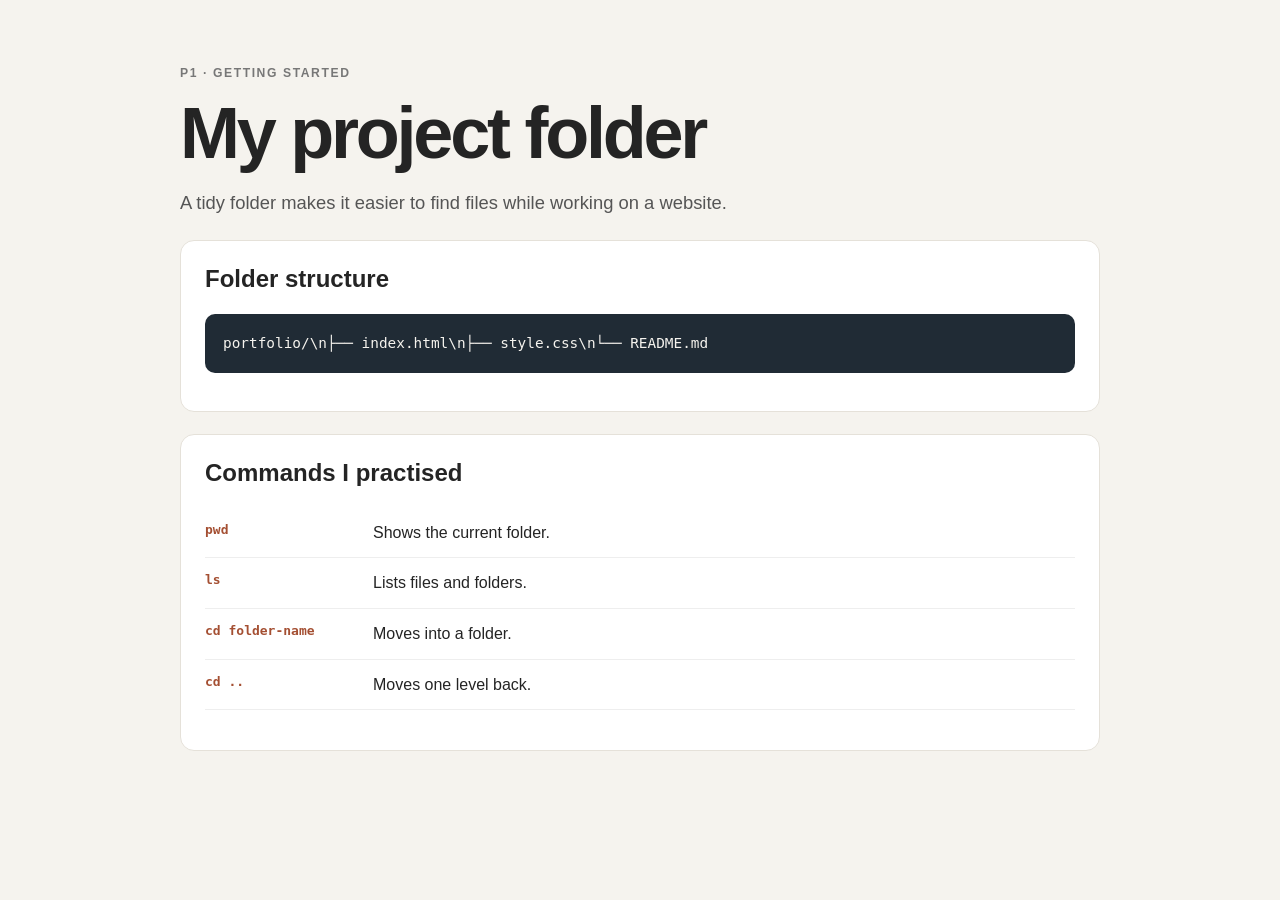
<file: P1-terminal-navigation/index.html>
<!doctype html>
<html lang="en">
<head>
  <meta charset="UTF-8">
  <meta name="viewport" content="width=device-width, initial-scale=1.0">
  <meta name="description" content="Project folder and terminal navigation">
  <title>Project folder and terminal navigation</title>
  <link rel="stylesheet" href="style.css">
</head>
<body>
<main class="wrap"><p class="eyebrow">P1 · Getting started</p><h1>My project folder</h1><p class="intro">A tidy folder makes it easier to find files while working on a website.</p><section class="panel"><h2>Folder structure</h2><pre>portfolio/\n├── index.html\n├── style.css\n└── README.md</pre></section><section class="panel"><h2>Commands I practised</h2><ul class="commands"><li><code>pwd</code><span>Shows the current folder.</span></li><li><code>ls</code><span>Lists files and folders.</span></li><li><code>cd folder-name</code><span>Moves into a folder.</span></li><li><code>cd ..</code><span>Moves one level back.</span></li></ul></section></main>
</body>
</html>
</file>
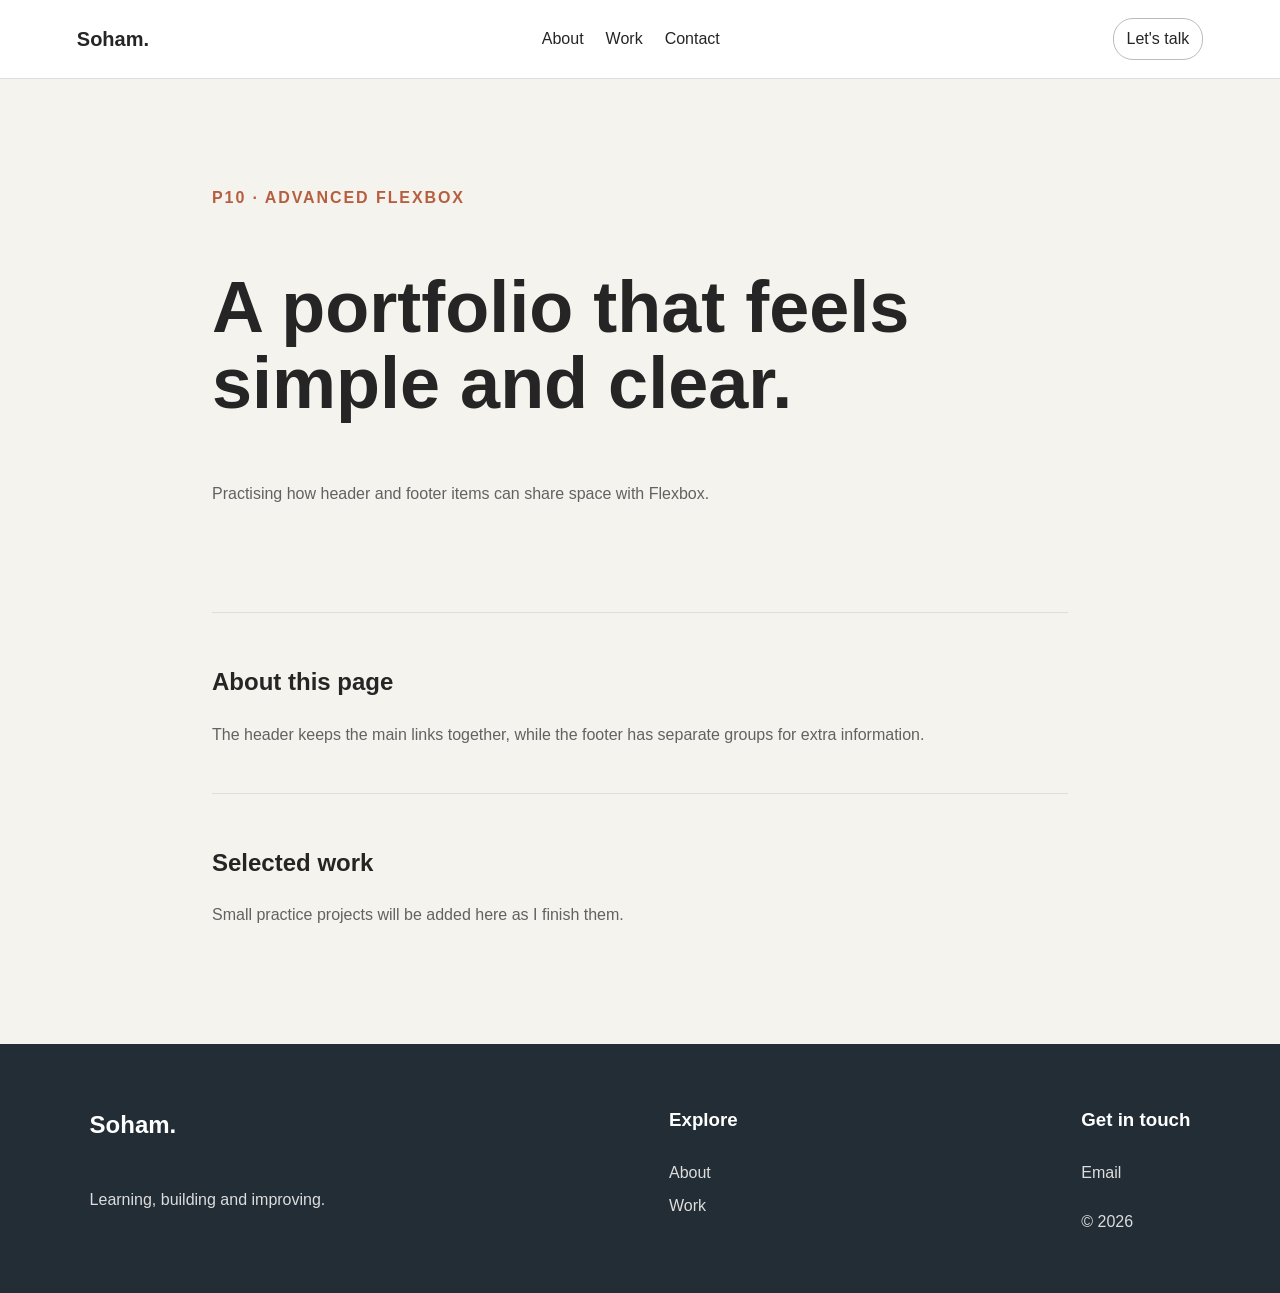
<file: P10-advanced-flexbox-header-footer/index.html>
<!doctype html><html lang="en"><head><meta charset="UTF-8"><meta name="viewport" content="width=device-width, initial-scale=1"><title>Flexbox portfolio header and footer</title><link rel="stylesheet" href="style.css"></head><body><header class="header"><a class="logo" href="#home">Soham.</a><nav><a href="#about">About</a><a href="#work">Work</a><a href="#contact">Contact</a></nav><a class="talk" href="#contact">Let's talk</a></header><main id="home" class="wrap"><section class="hero"><p class="eyebrow">P10 · Advanced Flexbox</p><h1>A portfolio that feels simple and clear.</h1><p>Practising how header and footer items can share space with Flexbox.</p></section><section id="about"><h2>About this page</h2><p>The header keeps the main links together, while the footer has separate groups for extra information.</p></section><section id="work"><h2>Selected work</h2><p>Small practice projects will be added here as I finish them.</p></section></main><footer class="footer" id="contact"><div><h2>Soham.</h2><p>Learning, building and improving.</p></div><div><h3>Explore</h3><a href="#about">About</a><a href="#work">Work</a></div><div><h3>Get in touch</h3><a href="mailto:hello@example.com">Email</a><p>© 2026</p></div></footer></body></html>
</file>
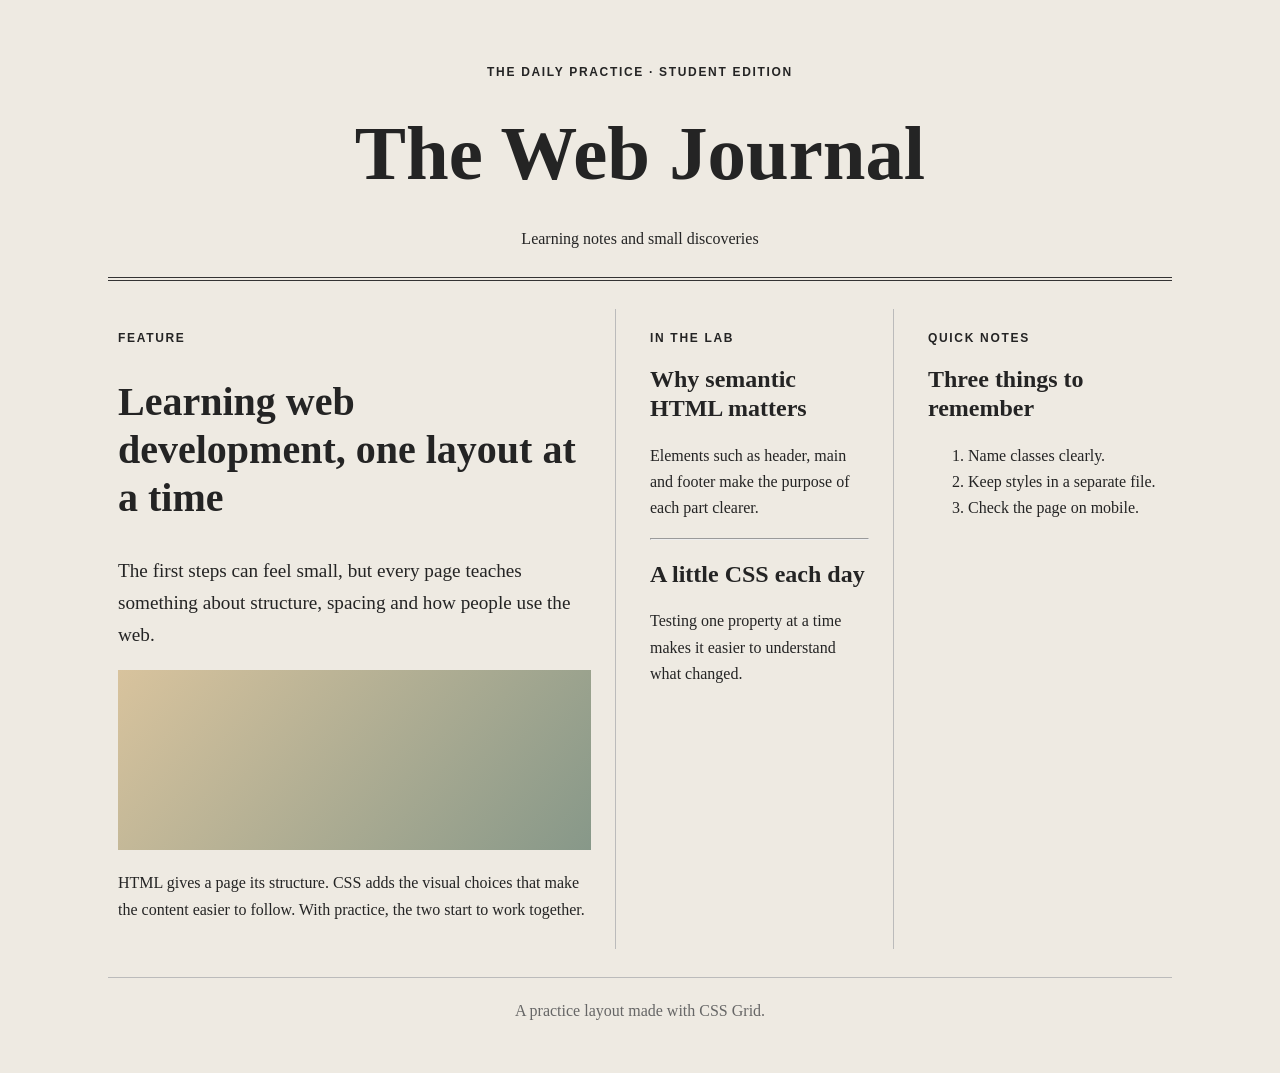
<file: P11-newspaper-css-grid/index.html>
<!doctype html><html lang="en"><head><meta charset="UTF-8"><meta name="viewport" content="width=device-width, initial-scale=1"><title>The Web Journal</title><link rel="stylesheet" href="style.css"></head><body><main class="paper"><header class="masthead"><p>THE DAILY PRACTICE · STUDENT EDITION</p><h1>The Web Journal</h1><span>Learning notes and small discoveries</span></header><section class="grid"><article class="lead"><p class="eyebrow">FEATURE</p><h2>Learning web development, one layout at a time</h2><p class="summary">The first steps can feel small, but every page teaches something about structure, spacing and how people use the web.</p><div class="art"></div><p>HTML gives a page its structure. CSS adds the visual choices that make the content easier to follow. With practice, the two start to work together.</p></article><article><p class="eyebrow">IN THE LAB</p><h2>Why semantic HTML matters</h2><p>Elements such as header, main and footer make the purpose of each part clearer.</p><hr><h2>A little CSS each day</h2><p>Testing one property at a time makes it easier to understand what changed.</p></article><article><p class="eyebrow">QUICK NOTES</p><h2>Three things to remember</h2><ol><li>Name classes clearly.</li><li>Keep styles in a separate file.</li><li>Check the page on mobile.</li></ol></article></section><footer>A practice layout made with CSS Grid.</footer></main></body></html>
</file>
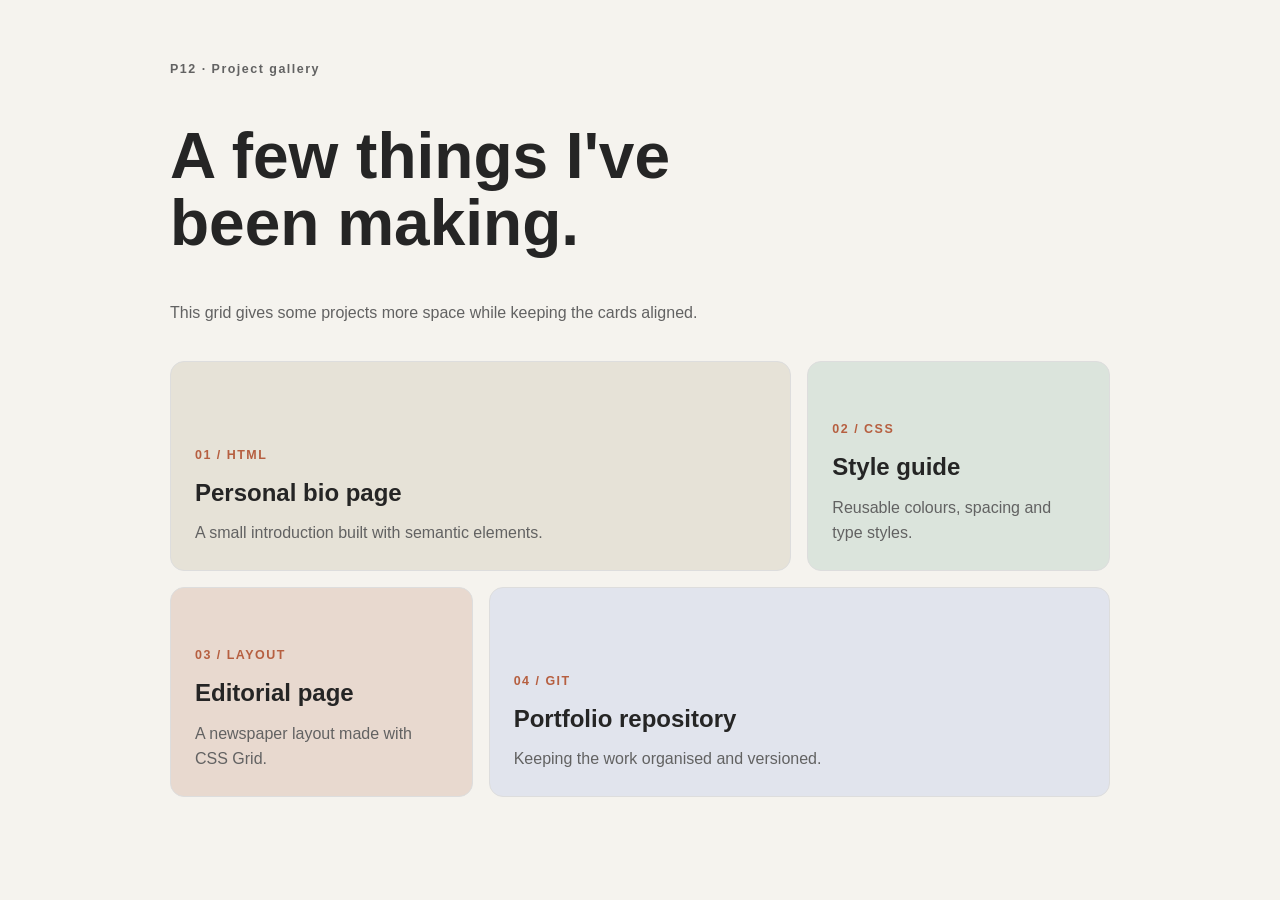
<file: P12-portfolio-projects-grid/index.html>
<!doctype html><html lang="en"><head><meta charset="UTF-8"><meta name="viewport" content="width=device-width, initial-scale=1"><title>Project gallery</title><link rel="stylesheet" href="style.css"></head><body><main class="wrap"><header><p class="eyebrow">P12 · Project gallery</p><h1>A few things I've been making.</h1><p>This grid gives some projects more space while keeping the cards aligned.</p></header><section class="projects"><article class="one"><span>01 / HTML</span><h2>Personal bio page</h2><p>A small introduction built with semantic elements.</p></article><article class="two"><span>02 / CSS</span><h2>Style guide</h2><p>Reusable colours, spacing and type styles.</p></article><article class="three"><span>03 / LAYOUT</span><h2>Editorial page</h2><p>A newspaper layout made with CSS Grid.</p></article><article class="four"><span>04 / GIT</span><h2>Portfolio repository</h2><p>Keeping the work organised and versioned.</p></article></section></main></body></html>
</file>
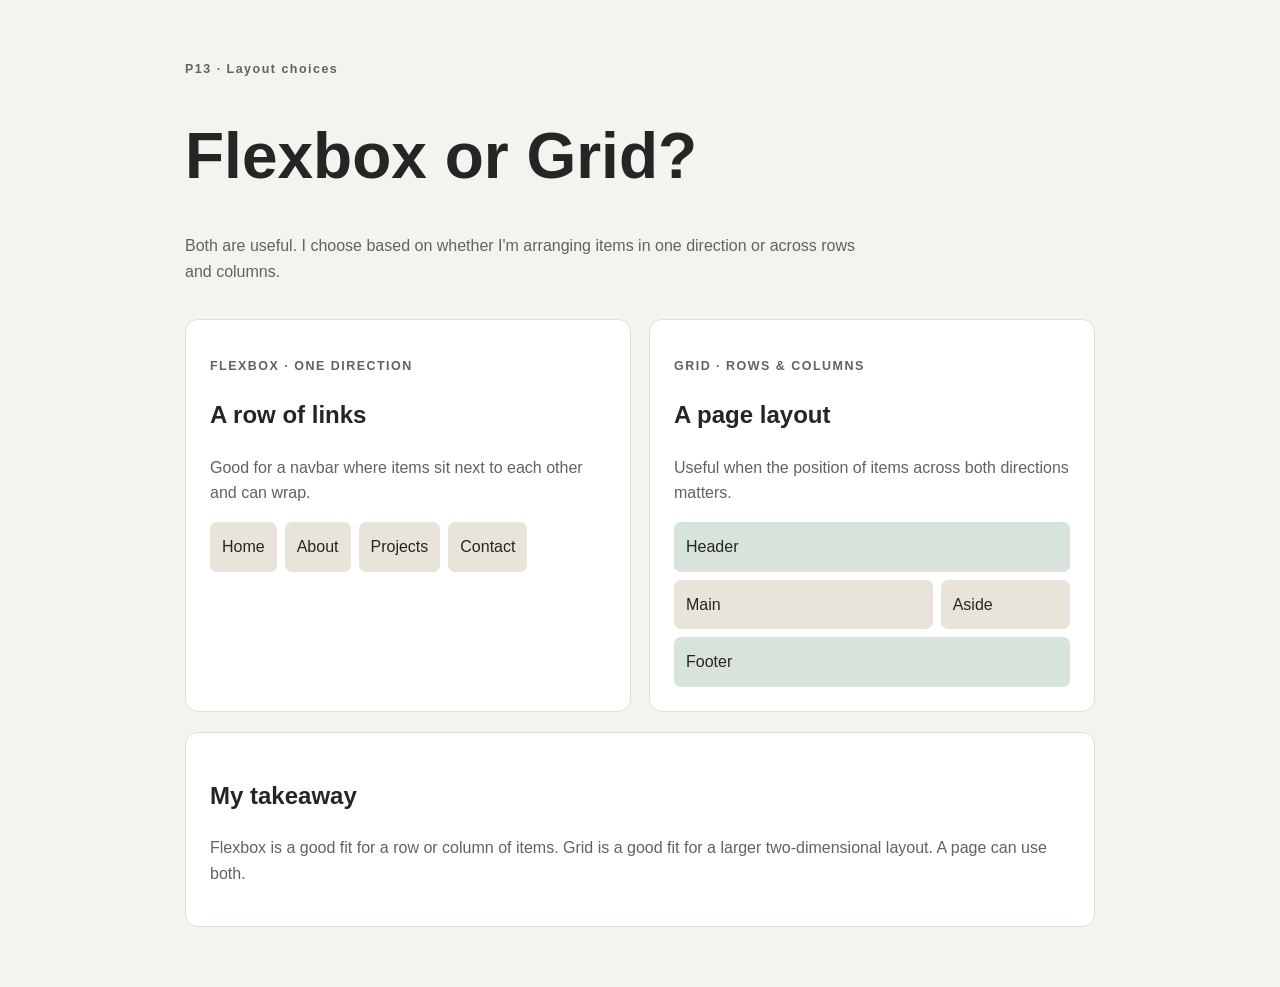
<file: P13-flexbox-vs-grid/index.html>
<!doctype html><html lang="en"><head><meta charset="UTF-8"><meta name="viewport" content="width=device-width, initial-scale=1"><title>Flexbox or Grid?</title><link rel="stylesheet" href="style.css"></head><body><main class="wrap"><header><p class="eyebrow">P13 · Layout choices</p><h1>Flexbox or Grid?</h1><p>Both are useful. I choose based on whether I'm arranging items in one direction or across rows and columns.</p></header><section class="compare"><article><p class="eyebrow">FLEXBOX · ONE DIRECTION</p><h2>A row of links</h2><p>Good for a navbar where items sit next to each other and can wrap.</p><div class="flex-demo"><span>Home</span><span>About</span><span>Projects</span><span>Contact</span></div></article><article><p class="eyebrow">GRID · ROWS & COLUMNS</p><h2>A page layout</h2><p>Useful when the position of items across both directions matters.</p><div class="grid-demo"><span>Header</span><span>Main</span><span>Aside</span><span>Footer</span></div></article></section><section class="note"><h2>My takeaway</h2><p>Flexbox is a good fit for a row or column of items. Grid is a good fit for a larger two-dimensional layout. A page can use both.</p></section></main></body></html>
</file>
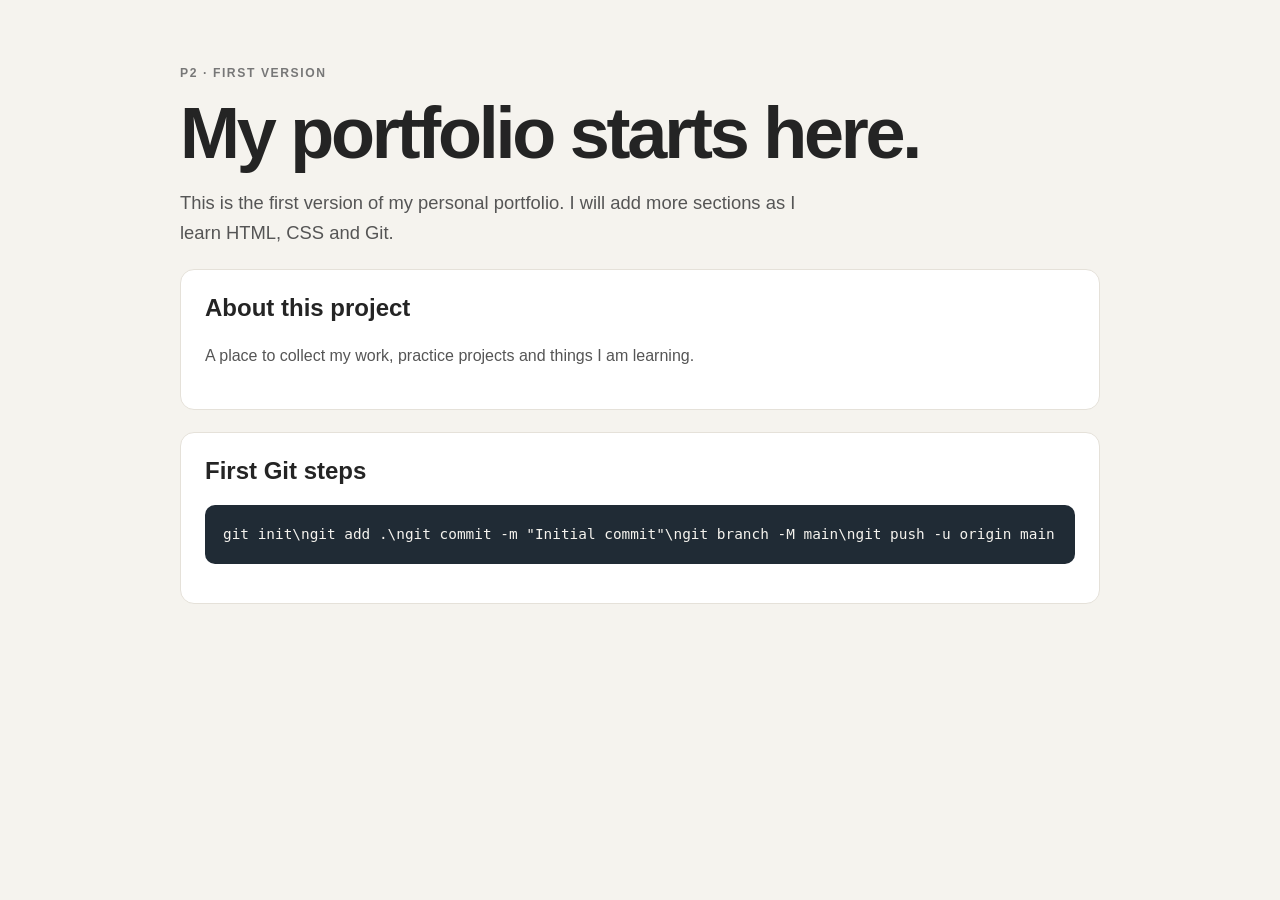
<file: P2-portfolio-repo/index.html>
<!doctype html>
<html lang="en">
<head>
  <meta charset="UTF-8">
  <meta name="viewport" content="width=device-width, initial-scale=1.0">
  <meta name="description" content="Portfolio repo with an initial commit">
  <title>Portfolio repo with an initial commit</title>
  <link rel="stylesheet" href="style.css">
</head>
<body>
<main class="wrap"><p class="eyebrow">P2 · First version</p><h1>My portfolio starts here.</h1><p class="intro">This is the first version of my personal portfolio. I will add more sections as I learn HTML, CSS and Git.</p><section class="panel"><h2>About this project</h2><p>A place to collect my work, practice projects and things I am learning.</p></section><section class="panel"><h2>First Git steps</h2><pre>git init\ngit add .\ngit commit -m "Initial commit"\ngit branch -M main\ngit push -u origin main</pre></section></main>
</body>
</html>
</file>
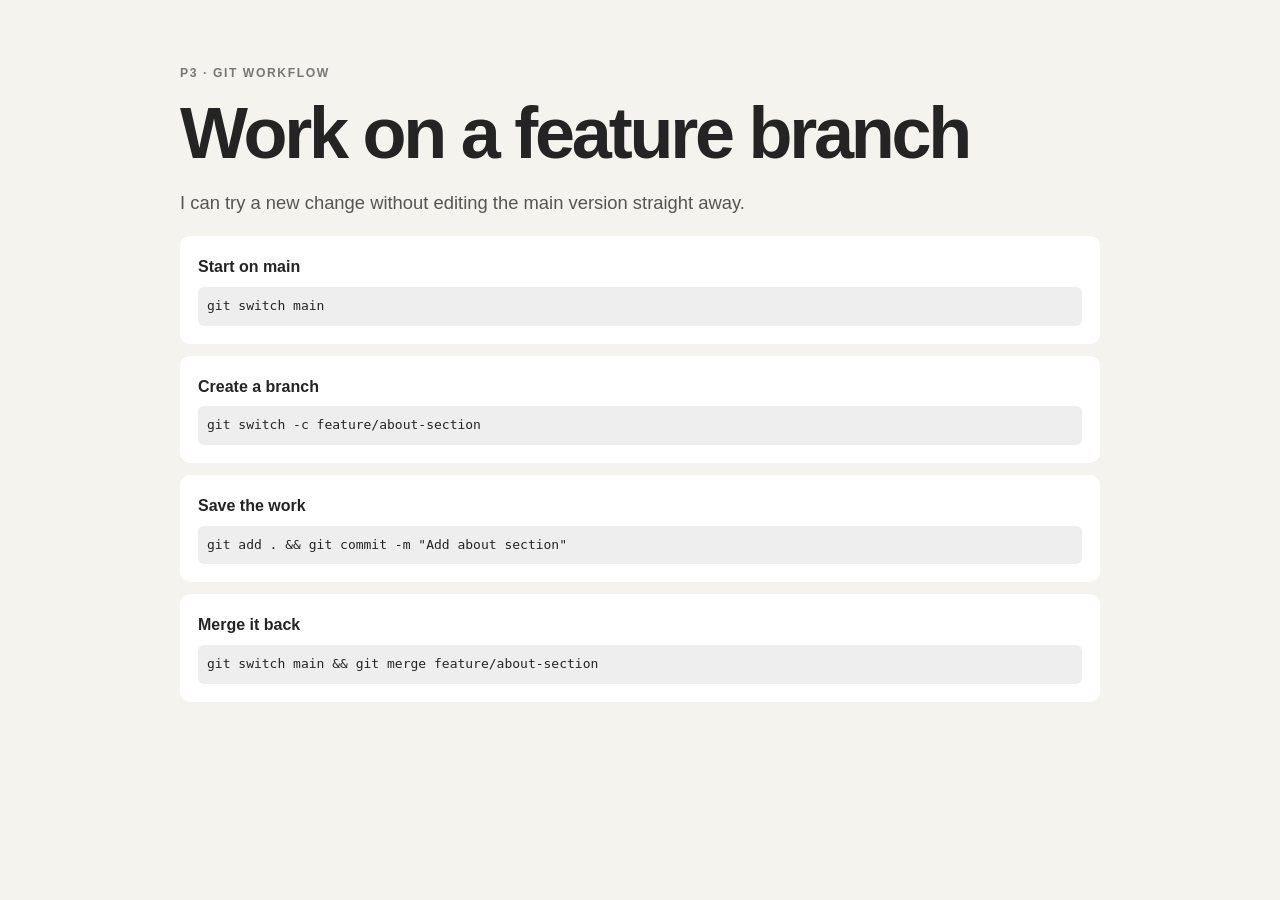
<file: P3-feature-branch-workflow/index.html>
<!doctype html>
<html lang="en">
<head>
  <meta charset="UTF-8">
  <meta name="viewport" content="width=device-width, initial-scale=1.0">
  <meta name="description" content="Feature-branch Git workflow">
  <title>Feature-branch Git workflow</title>
  <link rel="stylesheet" href="style.css">
</head>
<body>
<main class="wrap"><p class="eyebrow">P3 · Git workflow</p><h1>Work on a feature branch</h1><p class="intro">I can try a new change without editing the main version straight away.</p><ol class="steps"><li><strong>Start on main</strong><code>git switch main</code></li><li><strong>Create a branch</strong><code>git switch -c feature/about-section</code></li><li><strong>Save the work</strong><code>git add . && git commit -m "Add about section"</code></li><li><strong>Merge it back</strong><code>git switch main && git merge feature/about-section</code></li></ol></main>
</body>
</html>
</file>
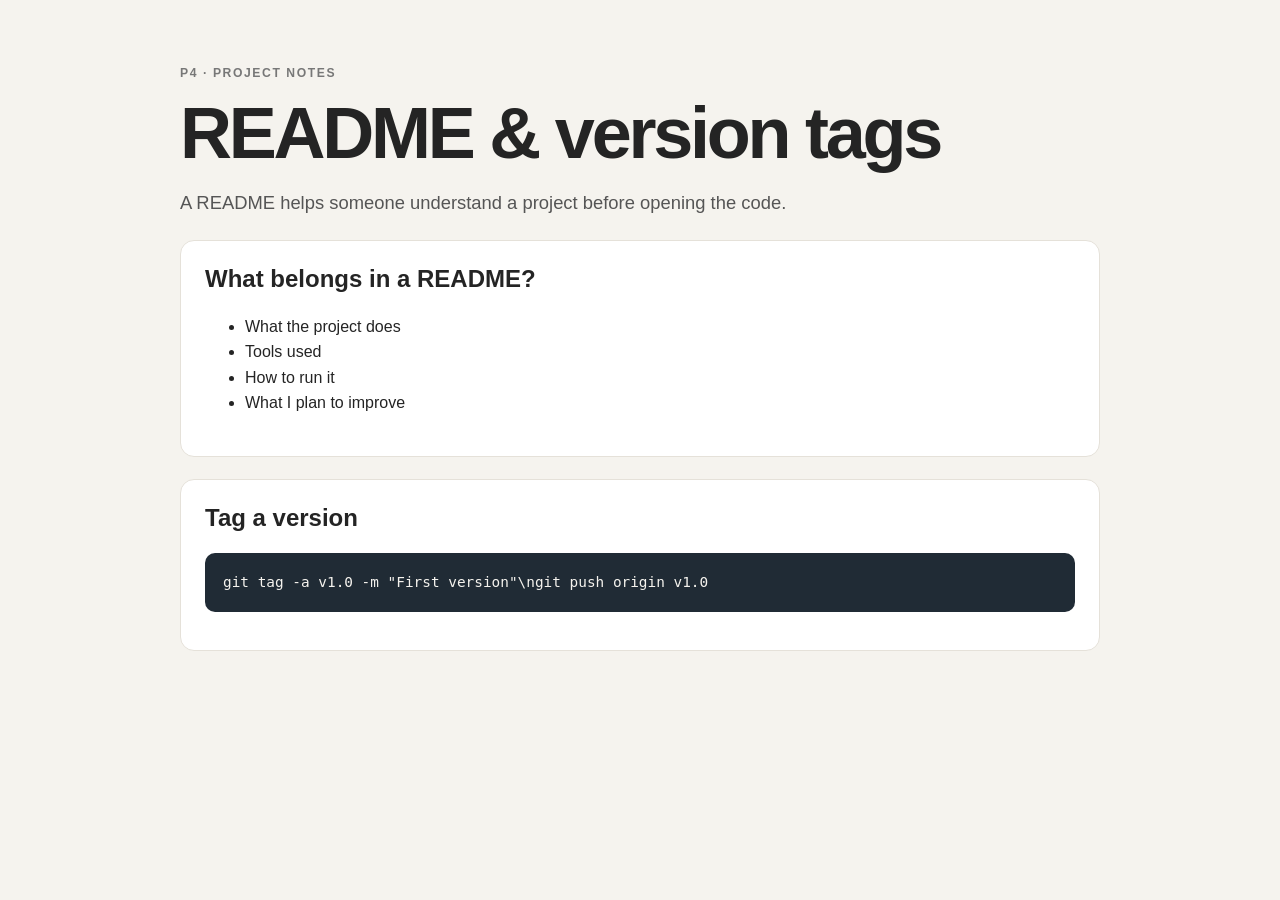
<file: P4-readme-version-tags/index.html>
<!doctype html>
<html lang="en">
<head>
  <meta charset="UTF-8">
  <meta name="viewport" content="width=device-width, initial-scale=1.0">
  <meta name="description" content="GitHub README and version tags">
  <title>GitHub README and version tags</title>
  <link rel="stylesheet" href="style.css">
</head>
<body>
<main class="wrap"><p class="eyebrow">P4 · Project notes</p><h1>README & version tags</h1><p class="intro">A README helps someone understand a project before opening the code.</p><section class="panel"><h2>What belongs in a README?</h2><ul><li>What the project does</li><li>Tools used</li><li>How to run it</li><li>What I plan to improve</li></ul></section><section class="panel"><h2>Tag a version</h2><pre>git tag -a v1.0 -m "First version"\ngit push origin v1.0</pre></section></main>
</body>
</html>
</file>
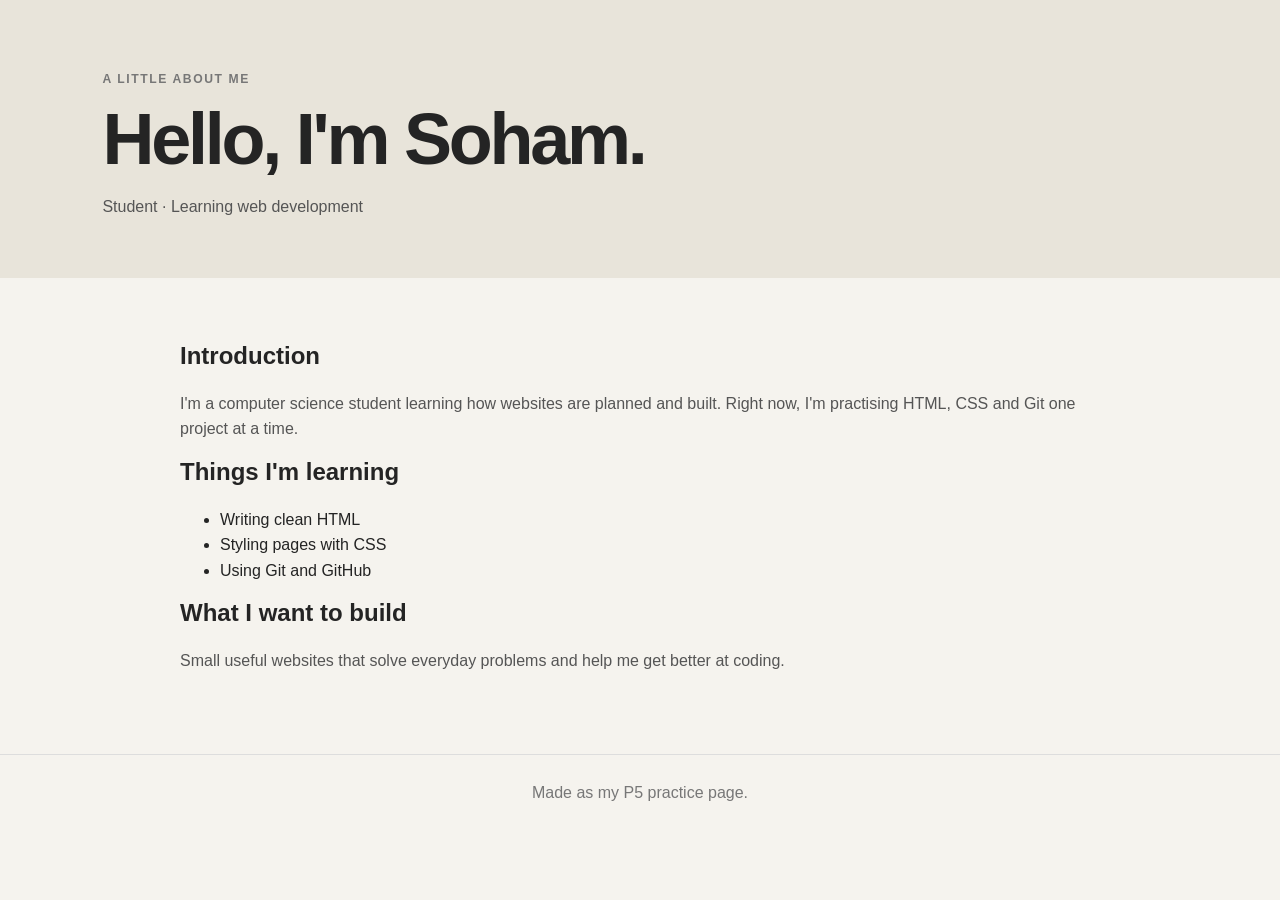
<file: P5-semantic-bio-page/index.html>
<!doctype html>
<html lang="en">
<head>
  <meta charset="UTF-8">
  <meta name="viewport" content="width=device-width, initial-scale=1.0">
  <meta name="description" content="Semantic bio page">
  <title>Semantic bio page</title>
  <link rel="stylesheet" href="style.css">
</head>
<body>
<header class="site-head"><p class="eyebrow">A little about me</p><h1>Hello, I'm Soham.</h1><p>Student · Learning web development</p></header><main class="wrap"><section><h2>Introduction</h2><p>I'm a computer science student learning how websites are planned and built. Right now, I'm practising HTML, CSS and Git one project at a time.</p></section><section><h2>Things I'm learning</h2><ul><li>Writing clean HTML</li><li>Styling pages with CSS</li><li>Using Git and GitHub</li></ul></section><section><h2>What I want to build</h2><p>Small useful websites that solve everyday problems and help me get better at coding.</p></section></main><footer class="site-foot">Made as my P5 practice page.</footer>
</body>
</html>
</file>
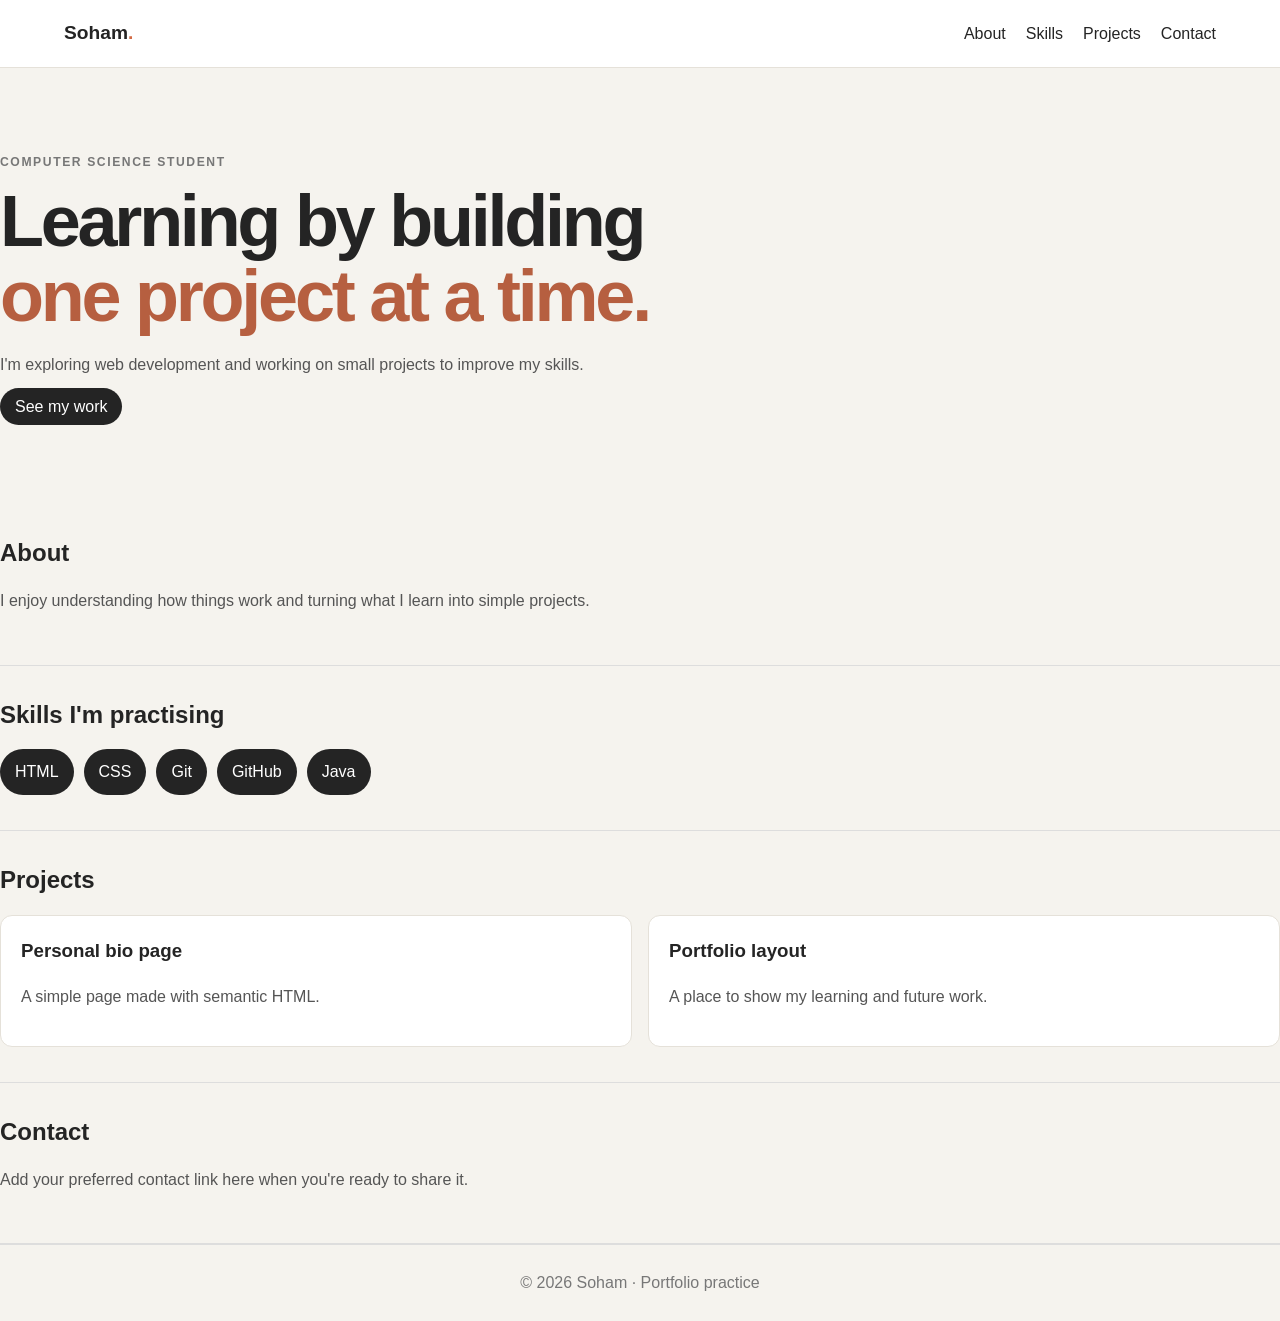
<file: P6-full-portfolio-structure/index.html>
<!doctype html>
<html lang="en">
<head>
  <meta charset="UTF-8">
  <meta name="viewport" content="width=device-width, initial-scale=1.0">
  <meta name="description" content="Full portfolio page structure in semantic HTML">
  <title>Full portfolio page structure in semantic HTML</title>
  <link rel="stylesheet" href="style.css">
</head>
<body>
<header class="top"><a class="brand" href="#home">Soham<span>.</span></a><nav><a href="#about">About</a><a href="#skills">Skills</a><a href="#projects">Projects</a><a href="#contact">Contact</a></nav></header><main><section class="hero" id="home"><p class="eyebrow">Computer science student</p><h1>Learning by building<br><span>one project at a time.</span></h1><p>I'm exploring web development and working on small projects to improve my skills.</p><a class="link-button" href="#projects">See my work</a></section><section id="about" class="section"><h2>About</h2><p>I enjoy understanding how things work and turning what I learn into simple projects.</p></section><section id="skills" class="section"><h2>Skills I'm practising</h2><div class="chips"><span>HTML</span><span>CSS</span><span>Git</span><span>GitHub</span><span>Java</span></div></section><section id="projects" class="section"><h2>Projects</h2><div class="cards"><article><h3>Personal bio page</h3><p>A simple page made with semantic HTML.</p></article><article><h3>Portfolio layout</h3><p>A place to show my learning and future work.</p></article></div></section><section id="contact" class="section"><h2>Contact</h2><p>Add your preferred contact link here when you're ready to share it.</p></section></main><footer class="site-foot">© 2026 Soham · Portfolio practice</footer>
</body>
</html>
</file>
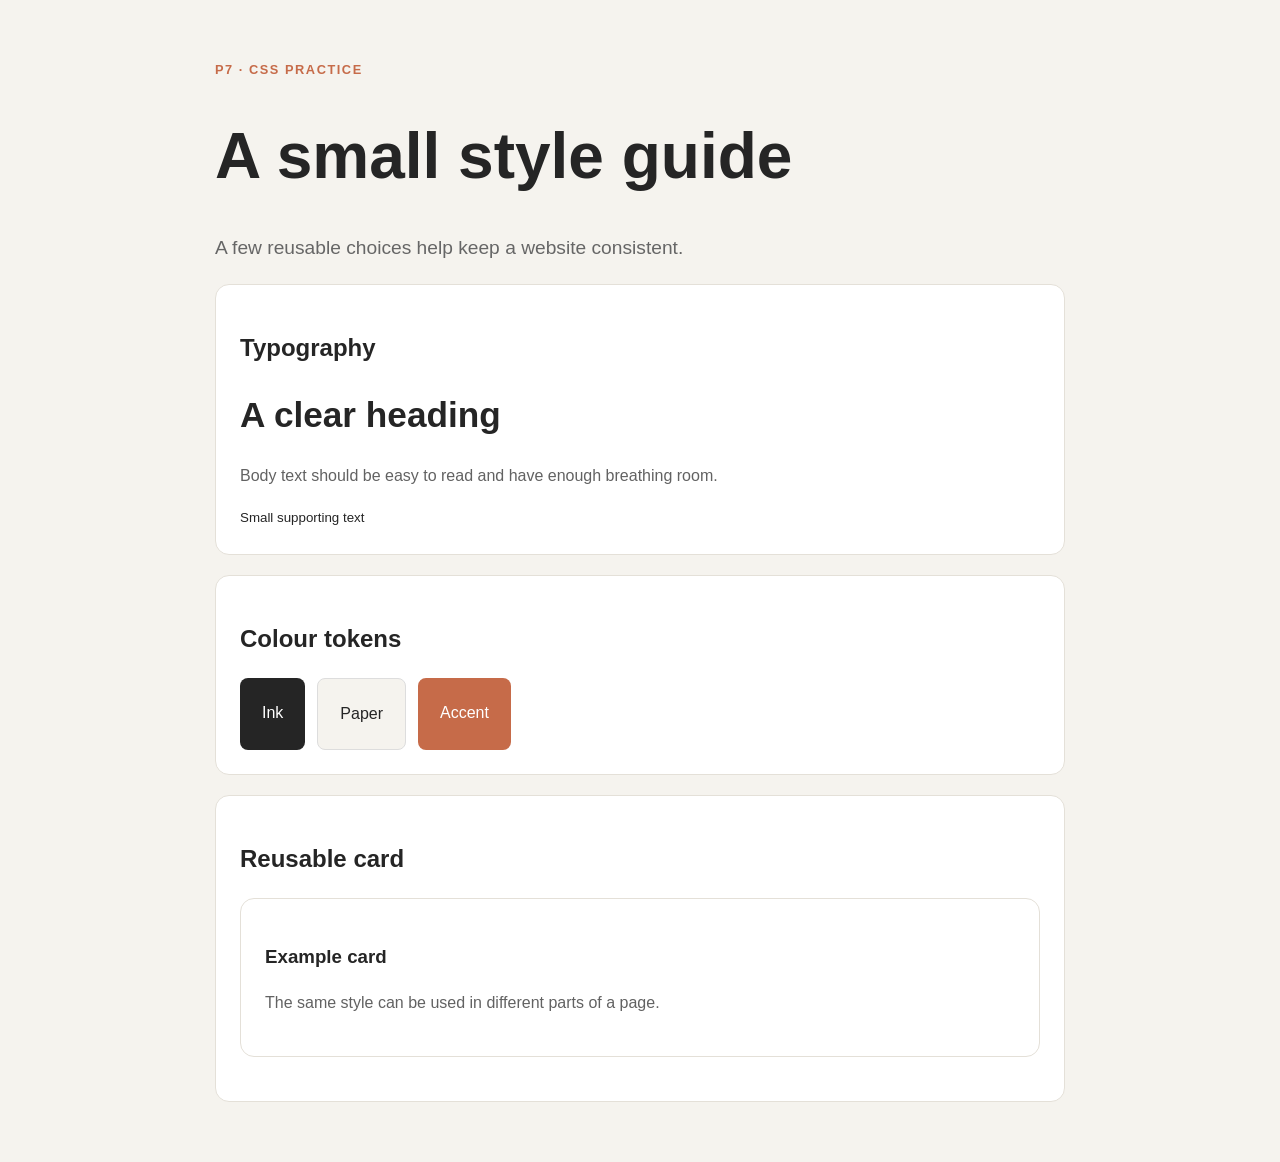
<file: P7-design-tokens-typography/index.html>
<!doctype html><html lang="en"><head><meta charset="UTF-8"><meta name="viewport" content="width=device-width, initial-scale=1"><title>Design tokens and typography</title><link rel="stylesheet" href="style.css"></head><body><main class="wrap"><p class="eyebrow">P7 · CSS practice</p><h1>A small style guide</h1><p class="lead">A few reusable choices help keep a website consistent.</p><section class="sample"><h2>Typography</h2><h1 class="large">A clear heading</h1><p>Body text should be easy to read and have enough breathing room.</p><small>Small supporting text</small></section><section class="sample"><h2>Colour tokens</h2><div class="swatches"><span>Ink</span><span>Paper</span><span>Accent</span></div></section><section class="sample"><h2>Reusable card</h2><article class="card"><h3>Example card</h3><p>The same style can be used in different parts of a page.</p></article></section></main></body></html>
</file>
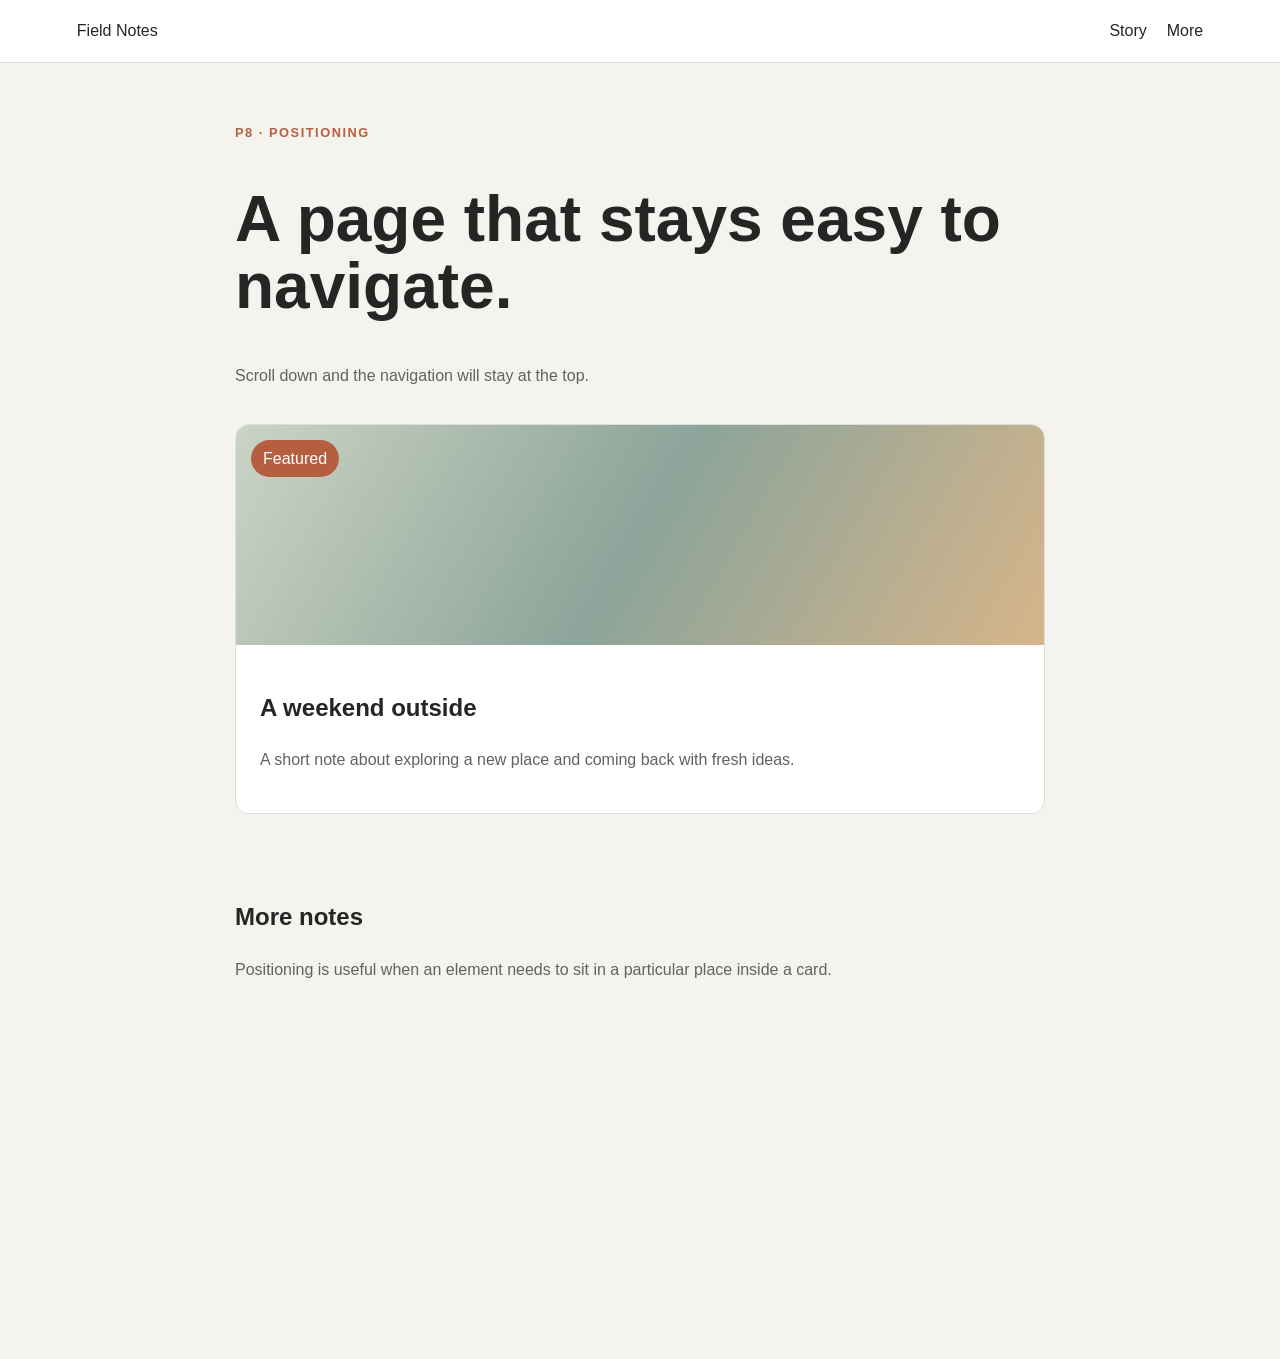
<file: P8-sticky-navbar-card-overlay/index.html>
<!doctype html><html lang="en"><head><meta charset="UTF-8"><meta name="viewport" content="width=device-width, initial-scale=1"><title>Sticky navbar and card</title><link rel="stylesheet" href="style.css"></head><body><header class="nav"><a href="#top">Field Notes</a><nav><a href="#story">Story</a><a href="#more">More</a></nav></header><main class="wrap" id="top"><p class="eyebrow">P8 · Positioning</p><h1>A page that stays easy to navigate.</h1><p>Scroll down and the navigation will stay at the top.</p><article class="feature" id="story"><span class="badge">Featured</span><div class="art"></div><div class="copy"><h2>A weekend outside</h2><p>A short note about exploring a new place and coming back with fresh ideas.</p></div></article><section class="more" id="more"><h2>More notes</h2><p>Positioning is useful when an element needs to sit in a particular place inside a card.</p></section></main></body></html>
</file>
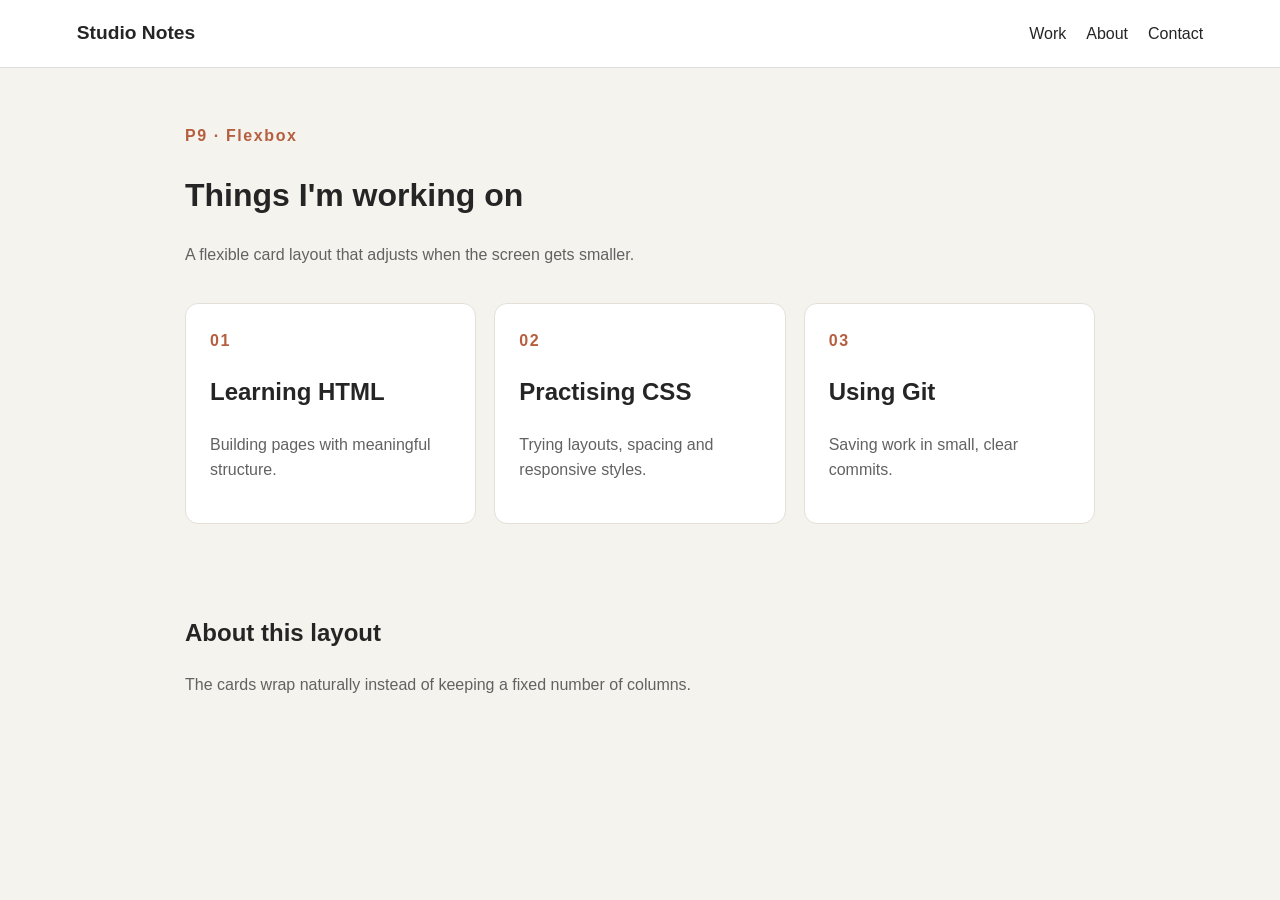
<file: P9-responsive-navbar-card-grid/index.html>
<!doctype html><html lang="en"><head><meta charset="UTF-8"><meta name="viewport" content="width=device-width, initial-scale=1"><title>Responsive Flexbox cards</title><link rel="stylesheet" href="style.css"></head><body><header class="header"><a class="logo" href="#">Studio Notes</a><nav><a href="#work">Work</a><a href="#about">About</a><a href="#contact">Contact</a></nav></header><main class="wrap"><p class="eyebrow">P9 · Flexbox</p><h1>Things I'm working on</h1><p>A flexible card layout that adjusts when the screen gets smaller.</p><section class="cards" id="work"><article><span>01</span><h2>Learning HTML</h2><p>Building pages with meaningful structure.</p></article><article><span>02</span><h2>Practising CSS</h2><p>Trying layouts, spacing and responsive styles.</p></article><article><span>03</span><h2>Using Git</h2><p>Saving work in small, clear commits.</p></article></section><section id="about"><h2>About this layout</h2><p>The cards wrap naturally instead of keeping a fixed number of columns.</p></section></main></body></html>
</file>
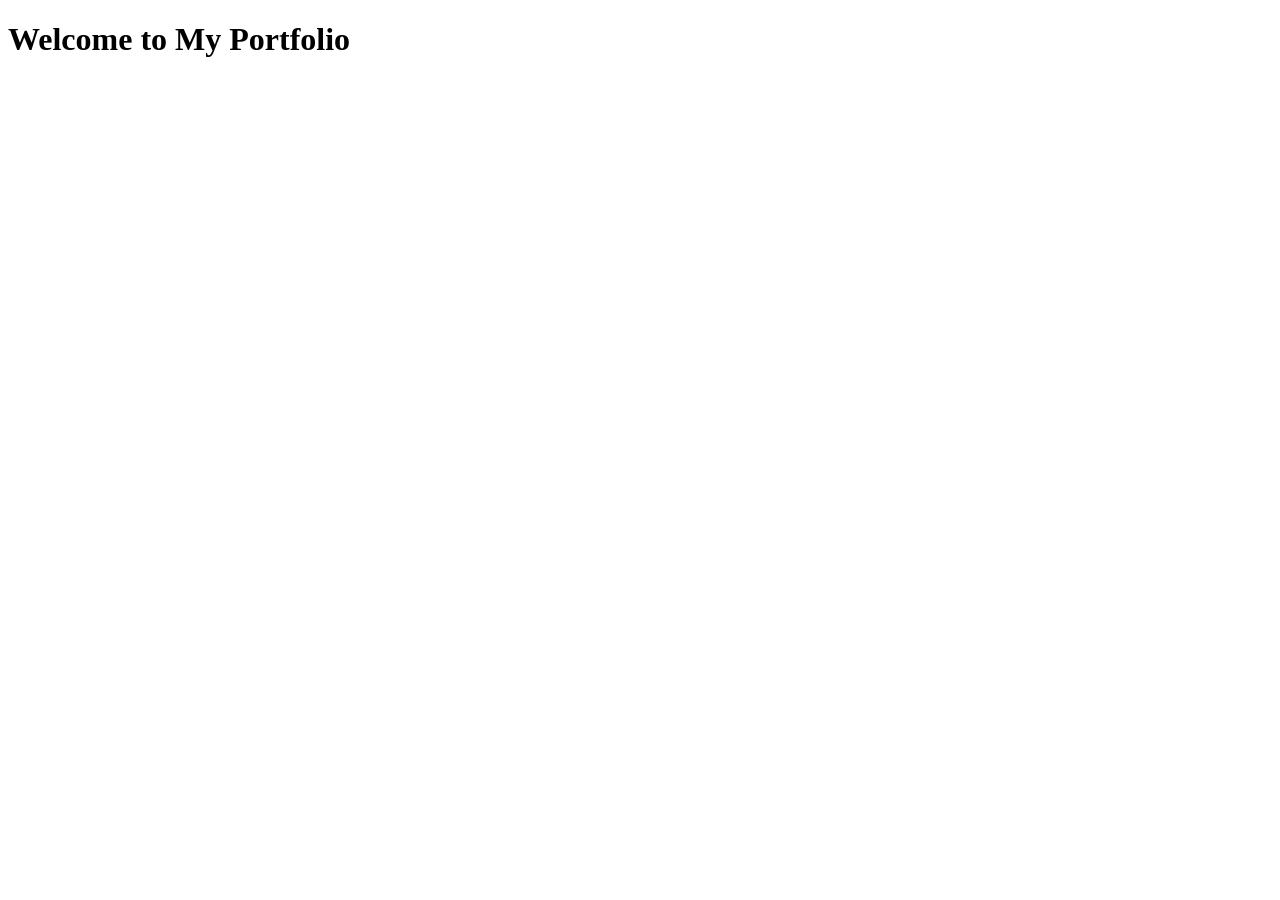
<file: program/index.html>
<!DOCTYPE html>
<html lang="en">
<head>
    <meta charset="UTF-8">
    <meta name="viewport" content="width=device-width, initial-scale=1.0">
    <title>My Portfolio</title>
</head>
<body>
    <h1>Welcome to My Portfolio</h1>
</body>
</html>
</file>
<file: P1-terminal-navigation/style.css>
*{box-sizing:border-box}html{scroll-behavior:smooth}body{margin:0;background:#f5f3ee;color:#242424;font-family:Arial,Helvetica,sans-serif;line-height:1.6}a{color:inherit}.wrap{width:min(920px,calc(100% - 40px));margin:0 auto;padding:64px 0}.eyebrow{font-size:.76rem;font-weight:700;letter-spacing:.13em;text-transform:uppercase;color:#777}h1,h2,h3,p{margin-top:0}h1{font-size:clamp(2.4rem,6vw,4.5rem);line-height:1.04;letter-spacing:-.045em;margin-bottom:18px}h2{font-size:1.5rem;line-height:1.2}p{color:#555}.intro,.lead{font-size:1.15rem;max-width:650px}.panel,.sample,.card,.feature-card,.content,.note{background:#fff;border:1px solid #e5e1d9;border-radius:14px;padding:24px;margin:22px 0}pre{overflow:auto;background:#202b35;color:#f5f3ee;padding:18px;border-radius:10px;font-size:.9rem}code{font-family:monospace}.site-head{padding:70px 8vw 42px;background:#e8e4da}.site-foot,.paper-foot{padding:25px;text-align:center;color:#777;border-top:1px solid #ddd}.top,.header,.navbar{display:flex;align-items:center;justify-content:space-between;gap:22px;padding:18px 5vw;background:#fff;border-bottom:1px solid #e5e1d9}.top nav,.header nav,.navbar nav{display:flex;gap:20px;flex-wrap:wrap}.top a,.header a,.navbar a{text-decoration:none}.brand,.logo{font-weight:800;font-size:1.2rem}.brand span,.logo span,.footer span{color:#d36b45}.hero{padding:85px 0}.hero h1 span{color:#b65f40}.section,.content{padding:35px 0;border-bottom:1px solid #ddd}.chips{display:flex;gap:10px;flex-wrap:wrap}.chips span,.button,.link-button{background:#242424;color:white;padding:10px 15px;border-radius:30px;text-decoration:none}.cards{display:grid;grid-template-columns:repeat(auto-fit,minmax(220px,1fr));gap:16px}.cards article{background:#fff;border:1px solid #e5e1d9;border-radius:12px;padding:20px}.footer{display:flex;justify-content:space-between;gap:30px;flex-wrap:wrap;background:#202b35;color:#fff;padding:42px 7vw}.footer p,.footer a{color:#ddd}.footer div{display:flex;flex-direction:column;gap:8px}.footer h2,.footer h3{margin:0}.navbar{position:sticky;top:0;z-index:5}.feature-card{position:relative;overflow:hidden;padding:0}.tag{position:absolute;top:16px;left:16px;background:#d36b45;color:#fff;padding:7px 12px;border-radius:20px;font-size:.8rem}.photo-block{height:220px;background:linear-gradient(125deg,#c9d2c2,#8ca49a 55%,#d7b58a)}.card-copy{padding:24px}.long-copy{min-height:380px;padding:35px 0}.steps{padding:0;list-style:none;display:grid;gap:12px}.steps li{display:grid;gap:7px;padding:18px;background:#fff;border-radius:10px}.steps code{background:#eee;padding:9px;border-radius:6px;overflow-wrap:anywhere}.commands{list-style:none;padding:0}.commands li{display:flex;gap:18px;padding:12px 0;border-bottom:1px solid #eee}.commands code{min-width:150px;color:#a44f32;font-weight:bold}.swatches{display:flex;gap:12px;flex-wrap:wrap}.swatches span{padding:25px;border-radius:9px;background:#242424;color:#fff}.swatches span:nth-child(2){background:#f5f3ee;color:#242424;border:1px solid #ddd}.swatches span:nth-child(3){background:#d36b45}.type-xl{font-size:2.4rem}.button{display:inline-block}.card-row{display:flex;gap:18px;flex-wrap:wrap}.card-row .card{flex:1 1 220px;margin:0}.card-row .card span{color:#b65f40;font-weight:bold}.small-link{border:1px solid #bbb;padding:8px 14px;border-radius:20px}.paper{max-width:1150px;margin:auto;padding:30px}.masthead{text-align:center;border-bottom:4px double #222;padding:30px 0}.masthead h1{font-family:Georgia,serif;margin:8px}.news-grid{display:grid;grid-template-columns:2fr 1fr 1fr;gap:25px;padding:30px 0}.news-grid article{padding:10px}.news-grid h2{font-family:Georgia,serif}.lead-story{border-right:1px solid #ccc;padding-right:25px!important}.art{height:170px;background:linear-gradient(135deg,#d9c5a1,#8b9c8a);margin:20px 0}.summary{font-size:1.2rem}.side-story{border-right:1px solid #ccc;padding-right:25px!important}.project-grid{display:grid;grid-template-columns:repeat(3,1fr);grid-template-rows:210px 210px;gap:16px}.project{padding:24px;border-radius:14px;background:#fff;border:1px solid #e5e1d9;display:flex;flex-direction:column;justify-content:flex-end}.project span{font-size:.75rem;letter-spacing:.1em;color:#a65b3c;font-weight:bold}.project h2{margin:8px 0}.project p{margin:0}.project-one{grid-column:span 2;background:#e6e2d7}.project-two{background:#dbe4dc}.project-three{background:#e8d9cf}.project-four{grid-column:span 2;background:#e1e4ed}.compare{display:grid;grid-template-columns:1fr 1fr;gap:20px}.compare article{background:#fff;border:1px solid #e5e1d9;border-radius:14px;padding:24px}.flex-demo{display:flex;gap:7px;flex-wrap:wrap}.flex-demo span,.grid-demo span{background:#e8e4da;padding:12px;border-radius:7px}.grid-demo{display:grid;grid-template-columns:2fr 1fr;gap:7px}.grid-demo span:first-child,.grid-demo span:last-child{grid-column:span 2;background:#d8e3db}@media(max-width:720px){.top,.header{align-items:flex-start;flex-wrap:wrap}.top nav,.header nav{width:100%;gap:14px}.news-grid{grid-template-columns:1fr}.lead-story,.side-story{border-right:0;border-bottom:1px solid #ccc;padding:0 0 20px!important}.project-grid{grid-template-columns:1fr;grid-template-rows:auto}.project{min-height:170px;grid-column:auto}.compare{grid-template-columns:1fr}.wrap{padding:42px 0}.footer{flex-direction:column}}
</file>
<file: P10-advanced-flexbox-header-footer/style.css>
* {
    box-sizing: border-box;
}

body {
    margin: 0;
    background: #f5f3ee;
    color: #252525;
    font: 16px/1.6 Arial, sans-serif;
}

.header {
    display: flex;
    align-items: center;
    justify-content: space-between;
    gap: 24px;
    flex-wrap: wrap;
    padding: 18px 6%;
    background: white;
    border-bottom: 1px solid #ddd;
}

.logo {
    font-size: 1.25rem;
    font-weight: bold;
}

.header nav {
    display: flex;
    gap: 22px;
    flex-wrap: wrap;
}

.header a {
    color: inherit;
    text-decoration: none;
}

.talk {
    border: 1px solid #bbb;
    border-radius: 20px;
    padding: 7px 13px;
}

.wrap {
    max-width: 900px;
    margin: auto;
    padding: 0 22px;
}

.hero {
    padding: 90px 0;
}

.hero h1 {
    max-width: 720px;
    font-size: clamp(2.5rem, 6vw, 4.5rem);
    line-height: 1.05;
}

.eyebrow {
    color: #b65f40;
    font-weight: bold;
    letter-spacing: 0.12em;
    text-transform: uppercase;
}

#about,
#work {
    padding: 30px 0;
    border-top: 1px solid #ddd;
}

p {
    color: #626262;
}

.footer {
    display: flex;
    justify-content: space-between;
    gap: 35px;
    flex-wrap: wrap;
    margin-top: 70px;
    padding: 42px 7%;
    background: #222d35;
    color: white;
}

.footer div {
    display: flex;
    flex-direction: column;
    gap: 7px;
}

.footer p,
.footer a {
    color: #ddd;
}

.footer a {
    text-decoration: none;
}

@media (max-width: 600px) {
    .footer {
        flex-direction: column;
    }

    .header nav {
        order: 3;
        width: 100%;
    }
}
</file>
<file: P11-newspaper-css-grid/style.css>
* {
    box-sizing: border-box;
}

body {
    margin: 0;
    background: #eeeae2;
    color: #242424;
    font: 16px/1.65 Georgia, serif;
}

.paper {
    max-width: 1120px;
    margin: auto;
    padding: 28px;
}

.masthead {
    text-align: center;
    border-bottom: 4px double #333;
    padding: 25px 0;
}

.masthead h1 {
    font-size: clamp(2.5rem, 7vw, 4.8rem);
    margin: 8px;
}

.masthead p,
.eyebrow {
    font: 700 0.75rem Arial, sans-serif;
    letter-spacing: 0.14em;
}

.grid {
    display: grid;
    grid-template-columns: 2fr 1fr 1fr;
    gap: 24px;
    padding: 28px 0;
}

.grid article {
    padding: 10px;
}

.grid h2 {
    font-size: 1.5rem;
    line-height: 1.2;
}

.lead {
    border-right: 1px solid #bbb;
    padding-right: 24px !important;
}

.lead h2 {
    font-size: 2.5rem;
}

.summary {
    font-size: 1.2rem;
}

.art {
    height: 180px;
    margin: 20px 0;
    background: linear-gradient(130deg, #d8c39d, #879889);
}

.grid article:nth-child(2) {
    border-right: 1px solid #bbb;
    padding-right: 24px;
}

footer {
    text-align: center;
    border-top: 1px solid #bbb;
    padding: 20px;
    color: #666;
}

@media (max-width: 760px) {
    .grid {
        grid-template-columns: 1fr;
    }

    .lead,
    .grid article:nth-child(2) {
        border-right: 0;
        border-bottom: 1px solid #bbb;
        padding: 0 0 20px !important;
    }
}
</file>
<file: P12-portfolio-projects-grid/style.css>
* {
    box-sizing: border-box;
}

body {
    margin: 0;
    background: #f5f3ee;
    color: #252525;
    font: 16px/1.6 Arial, sans-serif;
}

.wrap {
    max-width: 980px;
    margin: 60px auto;
    padding: 0 20px;
}

header {
    max-width: 650px;
    margin-bottom: 35px;
}

.eyebrow,
.projects span {
    color: #b65f40;
    font-size: 0.78rem;
    font-weight: bold;
    letter-spacing: 0.12em;
}

.wrap h1 {
    font-size: clamp(2.5rem, 6vw, 4rem);
    line-height: 1.05;
}

.wrap p {
    color: #626262;
}

.projects {
    display: grid;
    grid-template-columns: repeat(3, 1fr);
    grid-template-rows: 210px 210px;
    gap: 16px;
}

.projects article {
    display: flex;
    flex-direction: column;
    justify-content: flex-end;
    padding: 24px;
    border-radius: 14px;
    border: 1px solid #ddd;
}

.projects h2 {
    margin: 8px 0;
}

.projects p {
    margin: 0;
}

.one {
    grid-column: span 2;
    background: #e6e2d7;
}

.two {
    background: #dbe4dc;
}

.three {
    background: #e8d9cf;
}

.four {
    grid-column: span 2;
    background: #e1e4ed;
}

@media (max-width: 650px) {
    .projects {
        grid-template-columns: 1fr;
        grid-template-rows: auto;
    }

    .projects article {
        min-height: 170px;
        grid-column: auto;
    }
}
</file>
<file: P13-flexbox-vs-grid/style.css>
* {
    box-sizing: border-box;
}

body {
    margin: 0;
    background: #f5f3ee;
    color: #252525;
    font: 16px/1.6 Arial, sans-serif;
}

.wrap {
    max-width: 950px;
    margin: 60px auto;
    padding: 0 20px;
}

header {
    max-width: 700px;
    margin-bottom: 35px;
}

.eyebrow {
    color: #b65f40;
    font-size: 0.78rem;
    font-weight: bold;
    letter-spacing: 0.12em;
}

.wrap h1 {
    font-size: clamp(2.5rem, 6vw, 4rem);
    line-height: 1.05;
}

.wrap p {
    color: #626262;
}

.compare {
    display: grid;
    grid-template-columns: 1fr 1fr;
    gap: 18px;
}

.compare article,
.note {
    padding: 24px;
    background: white;
    border: 1px solid #e3dfd7;
    border-radius: 13px;
}

.flex-demo {
    display: flex;
    gap: 8px;
    flex-wrap: wrap;
}

.flex-demo span,
.grid-demo span {
    padding: 12px;
    background: #e8e4da;
    border-radius: 7px;
}

.grid-demo {
    display: grid;
    grid-template-columns: 2fr 1fr;
    gap: 8px;
}

.grid-demo span:first-child,
.grid-demo span:last-child {
    grid-column: span 2;
    background: #d8e3db;
}

.note {
    margin-top: 20px;
}

@media (max-width: 650px) {
    .compare {
        grid-template-columns: 1fr;
    }
}
</file>
<file: P2-portfolio-repo/style.css>
*{box-sizing:border-box}html{scroll-behavior:smooth}body{margin:0;background:#f5f3ee;color:#242424;font-family:Arial,Helvetica,sans-serif;line-height:1.6}a{color:inherit}.wrap{width:min(920px,calc(100% - 40px));margin:0 auto;padding:64px 0}.eyebrow{font-size:.76rem;font-weight:700;letter-spacing:.13em;text-transform:uppercase;color:#777}h1,h2,h3,p{margin-top:0}h1{font-size:clamp(2.4rem,6vw,4.5rem);line-height:1.04;letter-spacing:-.045em;margin-bottom:18px}h2{font-size:1.5rem;line-height:1.2}p{color:#555}.intro,.lead{font-size:1.15rem;max-width:650px}.panel,.sample,.card,.feature-card,.content,.note{background:#fff;border:1px solid #e5e1d9;border-radius:14px;padding:24px;margin:22px 0}pre{overflow:auto;background:#202b35;color:#f5f3ee;padding:18px;border-radius:10px;font-size:.9rem}code{font-family:monospace}.site-head{padding:70px 8vw 42px;background:#e8e4da}.site-foot,.paper-foot{padding:25px;text-align:center;color:#777;border-top:1px solid #ddd}.top,.header,.navbar{display:flex;align-items:center;justify-content:space-between;gap:22px;padding:18px 5vw;background:#fff;border-bottom:1px solid #e5e1d9}.top nav,.header nav,.navbar nav{display:flex;gap:20px;flex-wrap:wrap}.top a,.header a,.navbar a{text-decoration:none}.brand,.logo{font-weight:800;font-size:1.2rem}.brand span,.logo span,.footer span{color:#d36b45}.hero{padding:85px 0}.hero h1 span{color:#b65f40}.section,.content{padding:35px 0;border-bottom:1px solid #ddd}.chips{display:flex;gap:10px;flex-wrap:wrap}.chips span,.button,.link-button{background:#242424;color:white;padding:10px 15px;border-radius:30px;text-decoration:none}.cards{display:grid;grid-template-columns:repeat(auto-fit,minmax(220px,1fr));gap:16px}.cards article{background:#fff;border:1px solid #e5e1d9;border-radius:12px;padding:20px}.footer{display:flex;justify-content:space-between;gap:30px;flex-wrap:wrap;background:#202b35;color:#fff;padding:42px 7vw}.footer p,.footer a{color:#ddd}.footer div{display:flex;flex-direction:column;gap:8px}.footer h2,.footer h3{margin:0}.navbar{position:sticky;top:0;z-index:5}.feature-card{position:relative;overflow:hidden;padding:0}.tag{position:absolute;top:16px;left:16px;background:#d36b45;color:#fff;padding:7px 12px;border-radius:20px;font-size:.8rem}.photo-block{height:220px;background:linear-gradient(125deg,#c9d2c2,#8ca49a 55%,#d7b58a)}.card-copy{padding:24px}.long-copy{min-height:380px;padding:35px 0}.steps{padding:0;list-style:none;display:grid;gap:12px}.steps li{display:grid;gap:7px;padding:18px;background:#fff;border-radius:10px}.steps code{background:#eee;padding:9px;border-radius:6px;overflow-wrap:anywhere}.commands{list-style:none;padding:0}.commands li{display:flex;gap:18px;padding:12px 0;border-bottom:1px solid #eee}.commands code{min-width:150px;color:#a44f32;font-weight:bold}.swatches{display:flex;gap:12px;flex-wrap:wrap}.swatches span{padding:25px;border-radius:9px;background:#242424;color:#fff}.swatches span:nth-child(2){background:#f5f3ee;color:#242424;border:1px solid #ddd}.swatches span:nth-child(3){background:#d36b45}.type-xl{font-size:2.4rem}.button{display:inline-block}.card-row{display:flex;gap:18px;flex-wrap:wrap}.card-row .card{flex:1 1 220px;margin:0}.card-row .card span{color:#b65f40;font-weight:bold}.small-link{border:1px solid #bbb;padding:8px 14px;border-radius:20px}.paper{max-width:1150px;margin:auto;padding:30px}.masthead{text-align:center;border-bottom:4px double #222;padding:30px 0}.masthead h1{font-family:Georgia,serif;margin:8px}.news-grid{display:grid;grid-template-columns:2fr 1fr 1fr;gap:25px;padding:30px 0}.news-grid article{padding:10px}.news-grid h2{font-family:Georgia,serif}.lead-story{border-right:1px solid #ccc;padding-right:25px!important}.art{height:170px;background:linear-gradient(135deg,#d9c5a1,#8b9c8a);margin:20px 0}.summary{font-size:1.2rem}.side-story{border-right:1px solid #ccc;padding-right:25px!important}.project-grid{display:grid;grid-template-columns:repeat(3,1fr);grid-template-rows:210px 210px;gap:16px}.project{padding:24px;border-radius:14px;background:#fff;border:1px solid #e5e1d9;display:flex;flex-direction:column;justify-content:flex-end}.project span{font-size:.75rem;letter-spacing:.1em;color:#a65b3c;font-weight:bold}.project h2{margin:8px 0}.project p{margin:0}.project-one{grid-column:span 2;background:#e6e2d7}.project-two{background:#dbe4dc}.project-three{background:#e8d9cf}.project-four{grid-column:span 2;background:#e1e4ed}.compare{display:grid;grid-template-columns:1fr 1fr;gap:20px}.compare article{background:#fff;border:1px solid #e5e1d9;border-radius:14px;padding:24px}.flex-demo{display:flex;gap:7px;flex-wrap:wrap}.flex-demo span,.grid-demo span{background:#e8e4da;padding:12px;border-radius:7px}.grid-demo{display:grid;grid-template-columns:2fr 1fr;gap:7px}.grid-demo span:first-child,.grid-demo span:last-child{grid-column:span 2;background:#d8e3db}@media(max-width:720px){.top,.header{align-items:flex-start;flex-wrap:wrap}.top nav,.header nav{width:100%;gap:14px}.news-grid{grid-template-columns:1fr}.lead-story,.side-story{border-right:0;border-bottom:1px solid #ccc;padding:0 0 20px!important}.project-grid{grid-template-columns:1fr;grid-template-rows:auto}.project{min-height:170px;grid-column:auto}.compare{grid-template-columns:1fr}.wrap{padding:42px 0}.footer{flex-direction:column}}
</file>
<file: P3-feature-branch-workflow/style.css>
*{box-sizing:border-box}html{scroll-behavior:smooth}body{margin:0;background:#f5f3ee;color:#242424;font-family:Arial,Helvetica,sans-serif;line-height:1.6}a{color:inherit}.wrap{width:min(920px,calc(100% - 40px));margin:0 auto;padding:64px 0}.eyebrow{font-size:.76rem;font-weight:700;letter-spacing:.13em;text-transform:uppercase;color:#777}h1,h2,h3,p{margin-top:0}h1{font-size:clamp(2.4rem,6vw,4.5rem);line-height:1.04;letter-spacing:-.045em;margin-bottom:18px}h2{font-size:1.5rem;line-height:1.2}p{color:#555}.intro,.lead{font-size:1.15rem;max-width:650px}.panel,.sample,.card,.feature-card,.content,.note{background:#fff;border:1px solid #e5e1d9;border-radius:14px;padding:24px;margin:22px 0}pre{overflow:auto;background:#202b35;color:#f5f3ee;padding:18px;border-radius:10px;font-size:.9rem}code{font-family:monospace}.site-head{padding:70px 8vw 42px;background:#e8e4da}.site-foot,.paper-foot{padding:25px;text-align:center;color:#777;border-top:1px solid #ddd}.top,.header,.navbar{display:flex;align-items:center;justify-content:space-between;gap:22px;padding:18px 5vw;background:#fff;border-bottom:1px solid #e5e1d9}.top nav,.header nav,.navbar nav{display:flex;gap:20px;flex-wrap:wrap}.top a,.header a,.navbar a{text-decoration:none}.brand,.logo{font-weight:800;font-size:1.2rem}.brand span,.logo span,.footer span{color:#d36b45}.hero{padding:85px 0}.hero h1 span{color:#b65f40}.section,.content{padding:35px 0;border-bottom:1px solid #ddd}.chips{display:flex;gap:10px;flex-wrap:wrap}.chips span,.button,.link-button{background:#242424;color:white;padding:10px 15px;border-radius:30px;text-decoration:none}.cards{display:grid;grid-template-columns:repeat(auto-fit,minmax(220px,1fr));gap:16px}.cards article{background:#fff;border:1px solid #e5e1d9;border-radius:12px;padding:20px}.footer{display:flex;justify-content:space-between;gap:30px;flex-wrap:wrap;background:#202b35;color:#fff;padding:42px 7vw}.footer p,.footer a{color:#ddd}.footer div{display:flex;flex-direction:column;gap:8px}.footer h2,.footer h3{margin:0}.navbar{position:sticky;top:0;z-index:5}.feature-card{position:relative;overflow:hidden;padding:0}.tag{position:absolute;top:16px;left:16px;background:#d36b45;color:#fff;padding:7px 12px;border-radius:20px;font-size:.8rem}.photo-block{height:220px;background:linear-gradient(125deg,#c9d2c2,#8ca49a 55%,#d7b58a)}.card-copy{padding:24px}.long-copy{min-height:380px;padding:35px 0}.steps{padding:0;list-style:none;display:grid;gap:12px}.steps li{display:grid;gap:7px;padding:18px;background:#fff;border-radius:10px}.steps code{background:#eee;padding:9px;border-radius:6px;overflow-wrap:anywhere}.commands{list-style:none;padding:0}.commands li{display:flex;gap:18px;padding:12px 0;border-bottom:1px solid #eee}.commands code{min-width:150px;color:#a44f32;font-weight:bold}.swatches{display:flex;gap:12px;flex-wrap:wrap}.swatches span{padding:25px;border-radius:9px;background:#242424;color:#fff}.swatches span:nth-child(2){background:#f5f3ee;color:#242424;border:1px solid #ddd}.swatches span:nth-child(3){background:#d36b45}.type-xl{font-size:2.4rem}.button{display:inline-block}.card-row{display:flex;gap:18px;flex-wrap:wrap}.card-row .card{flex:1 1 220px;margin:0}.card-row .card span{color:#b65f40;font-weight:bold}.small-link{border:1px solid #bbb;padding:8px 14px;border-radius:20px}.paper{max-width:1150px;margin:auto;padding:30px}.masthead{text-align:center;border-bottom:4px double #222;padding:30px 0}.masthead h1{font-family:Georgia,serif;margin:8px}.news-grid{display:grid;grid-template-columns:2fr 1fr 1fr;gap:25px;padding:30px 0}.news-grid article{padding:10px}.news-grid h2{font-family:Georgia,serif}.lead-story{border-right:1px solid #ccc;padding-right:25px!important}.art{height:170px;background:linear-gradient(135deg,#d9c5a1,#8b9c8a);margin:20px 0}.summary{font-size:1.2rem}.side-story{border-right:1px solid #ccc;padding-right:25px!important}.project-grid{display:grid;grid-template-columns:repeat(3,1fr);grid-template-rows:210px 210px;gap:16px}.project{padding:24px;border-radius:14px;background:#fff;border:1px solid #e5e1d9;display:flex;flex-direction:column;justify-content:flex-end}.project span{font-size:.75rem;letter-spacing:.1em;color:#a65b3c;font-weight:bold}.project h2{margin:8px 0}.project p{margin:0}.project-one{grid-column:span 2;background:#e6e2d7}.project-two{background:#dbe4dc}.project-three{background:#e8d9cf}.project-four{grid-column:span 2;background:#e1e4ed}.compare{display:grid;grid-template-columns:1fr 1fr;gap:20px}.compare article{background:#fff;border:1px solid #e5e1d9;border-radius:14px;padding:24px}.flex-demo{display:flex;gap:7px;flex-wrap:wrap}.flex-demo span,.grid-demo span{background:#e8e4da;padding:12px;border-radius:7px}.grid-demo{display:grid;grid-template-columns:2fr 1fr;gap:7px}.grid-demo span:first-child,.grid-demo span:last-child{grid-column:span 2;background:#d8e3db}@media(max-width:720px){.top,.header{align-items:flex-start;flex-wrap:wrap}.top nav,.header nav{width:100%;gap:14px}.news-grid{grid-template-columns:1fr}.lead-story,.side-story{border-right:0;border-bottom:1px solid #ccc;padding:0 0 20px!important}.project-grid{grid-template-columns:1fr;grid-template-rows:auto}.project{min-height:170px;grid-column:auto}.compare{grid-template-columns:1fr}.wrap{padding:42px 0}.footer{flex-direction:column}}
</file>
<file: P4-readme-version-tags/style.css>
*{box-sizing:border-box}html{scroll-behavior:smooth}body{margin:0;background:#f5f3ee;color:#242424;font-family:Arial,Helvetica,sans-serif;line-height:1.6}a{color:inherit}.wrap{width:min(920px,calc(100% - 40px));margin:0 auto;padding:64px 0}.eyebrow{font-size:.76rem;font-weight:700;letter-spacing:.13em;text-transform:uppercase;color:#777}h1,h2,h3,p{margin-top:0}h1{font-size:clamp(2.4rem,6vw,4.5rem);line-height:1.04;letter-spacing:-.045em;margin-bottom:18px}h2{font-size:1.5rem;line-height:1.2}p{color:#555}.intro,.lead{font-size:1.15rem;max-width:650px}.panel,.sample,.card,.feature-card,.content,.note{background:#fff;border:1px solid #e5e1d9;border-radius:14px;padding:24px;margin:22px 0}pre{overflow:auto;background:#202b35;color:#f5f3ee;padding:18px;border-radius:10px;font-size:.9rem}code{font-family:monospace}.site-head{padding:70px 8vw 42px;background:#e8e4da}.site-foot,.paper-foot{padding:25px;text-align:center;color:#777;border-top:1px solid #ddd}.top,.header,.navbar{display:flex;align-items:center;justify-content:space-between;gap:22px;padding:18px 5vw;background:#fff;border-bottom:1px solid #e5e1d9}.top nav,.header nav,.navbar nav{display:flex;gap:20px;flex-wrap:wrap}.top a,.header a,.navbar a{text-decoration:none}.brand,.logo{font-weight:800;font-size:1.2rem}.brand span,.logo span,.footer span{color:#d36b45}.hero{padding:85px 0}.hero h1 span{color:#b65f40}.section,.content{padding:35px 0;border-bottom:1px solid #ddd}.chips{display:flex;gap:10px;flex-wrap:wrap}.chips span,.button,.link-button{background:#242424;color:white;padding:10px 15px;border-radius:30px;text-decoration:none}.cards{display:grid;grid-template-columns:repeat(auto-fit,minmax(220px,1fr));gap:16px}.cards article{background:#fff;border:1px solid #e5e1d9;border-radius:12px;padding:20px}.footer{display:flex;justify-content:space-between;gap:30px;flex-wrap:wrap;background:#202b35;color:#fff;padding:42px 7vw}.footer p,.footer a{color:#ddd}.footer div{display:flex;flex-direction:column;gap:8px}.footer h2,.footer h3{margin:0}.navbar{position:sticky;top:0;z-index:5}.feature-card{position:relative;overflow:hidden;padding:0}.tag{position:absolute;top:16px;left:16px;background:#d36b45;color:#fff;padding:7px 12px;border-radius:20px;font-size:.8rem}.photo-block{height:220px;background:linear-gradient(125deg,#c9d2c2,#8ca49a 55%,#d7b58a)}.card-copy{padding:24px}.long-copy{min-height:380px;padding:35px 0}.steps{padding:0;list-style:none;display:grid;gap:12px}.steps li{display:grid;gap:7px;padding:18px;background:#fff;border-radius:10px}.steps code{background:#eee;padding:9px;border-radius:6px;overflow-wrap:anywhere}.commands{list-style:none;padding:0}.commands li{display:flex;gap:18px;padding:12px 0;border-bottom:1px solid #eee}.commands code{min-width:150px;color:#a44f32;font-weight:bold}.swatches{display:flex;gap:12px;flex-wrap:wrap}.swatches span{padding:25px;border-radius:9px;background:#242424;color:#fff}.swatches span:nth-child(2){background:#f5f3ee;color:#242424;border:1px solid #ddd}.swatches span:nth-child(3){background:#d36b45}.type-xl{font-size:2.4rem}.button{display:inline-block}.card-row{display:flex;gap:18px;flex-wrap:wrap}.card-row .card{flex:1 1 220px;margin:0}.card-row .card span{color:#b65f40;font-weight:bold}.small-link{border:1px solid #bbb;padding:8px 14px;border-radius:20px}.paper{max-width:1150px;margin:auto;padding:30px}.masthead{text-align:center;border-bottom:4px double #222;padding:30px 0}.masthead h1{font-family:Georgia,serif;margin:8px}.news-grid{display:grid;grid-template-columns:2fr 1fr 1fr;gap:25px;padding:30px 0}.news-grid article{padding:10px}.news-grid h2{font-family:Georgia,serif}.lead-story{border-right:1px solid #ccc;padding-right:25px!important}.art{height:170px;background:linear-gradient(135deg,#d9c5a1,#8b9c8a);margin:20px 0}.summary{font-size:1.2rem}.side-story{border-right:1px solid #ccc;padding-right:25px!important}.project-grid{display:grid;grid-template-columns:repeat(3,1fr);grid-template-rows:210px 210px;gap:16px}.project{padding:24px;border-radius:14px;background:#fff;border:1px solid #e5e1d9;display:flex;flex-direction:column;justify-content:flex-end}.project span{font-size:.75rem;letter-spacing:.1em;color:#a65b3c;font-weight:bold}.project h2{margin:8px 0}.project p{margin:0}.project-one{grid-column:span 2;background:#e6e2d7}.project-two{background:#dbe4dc}.project-three{background:#e8d9cf}.project-four{grid-column:span 2;background:#e1e4ed}.compare{display:grid;grid-template-columns:1fr 1fr;gap:20px}.compare article{background:#fff;border:1px solid #e5e1d9;border-radius:14px;padding:24px}.flex-demo{display:flex;gap:7px;flex-wrap:wrap}.flex-demo span,.grid-demo span{background:#e8e4da;padding:12px;border-radius:7px}.grid-demo{display:grid;grid-template-columns:2fr 1fr;gap:7px}.grid-demo span:first-child,.grid-demo span:last-child{grid-column:span 2;background:#d8e3db}@media(max-width:720px){.top,.header{align-items:flex-start;flex-wrap:wrap}.top nav,.header nav{width:100%;gap:14px}.news-grid{grid-template-columns:1fr}.lead-story,.side-story{border-right:0;border-bottom:1px solid #ccc;padding:0 0 20px!important}.project-grid{grid-template-columns:1fr;grid-template-rows:auto}.project{min-height:170px;grid-column:auto}.compare{grid-template-columns:1fr}.wrap{padding:42px 0}.footer{flex-direction:column}}
</file>
<file: P5-semantic-bio-page/style.css>
*{box-sizing:border-box}html{scroll-behavior:smooth}body{margin:0;background:#f5f3ee;color:#242424;font-family:Arial,Helvetica,sans-serif;line-height:1.6}a{color:inherit}.wrap{width:min(920px,calc(100% - 40px));margin:0 auto;padding:64px 0}.eyebrow{font-size:.76rem;font-weight:700;letter-spacing:.13em;text-transform:uppercase;color:#777}h1,h2,h3,p{margin-top:0}h1{font-size:clamp(2.4rem,6vw,4.5rem);line-height:1.04;letter-spacing:-.045em;margin-bottom:18px}h2{font-size:1.5rem;line-height:1.2}p{color:#555}.intro,.lead{font-size:1.15rem;max-width:650px}.panel,.sample,.card,.feature-card,.content,.note{background:#fff;border:1px solid #e5e1d9;border-radius:14px;padding:24px;margin:22px 0}pre{overflow:auto;background:#202b35;color:#f5f3ee;padding:18px;border-radius:10px;font-size:.9rem}code{font-family:monospace}.site-head{padding:70px 8vw 42px;background:#e8e4da}.site-foot,.paper-foot{padding:25px;text-align:center;color:#777;border-top:1px solid #ddd}.top,.header,.navbar{display:flex;align-items:center;justify-content:space-between;gap:22px;padding:18px 5vw;background:#fff;border-bottom:1px solid #e5e1d9}.top nav,.header nav,.navbar nav{display:flex;gap:20px;flex-wrap:wrap}.top a,.header a,.navbar a{text-decoration:none}.brand,.logo{font-weight:800;font-size:1.2rem}.brand span,.logo span,.footer span{color:#d36b45}.hero{padding:85px 0}.hero h1 span{color:#b65f40}.section,.content{padding:35px 0;border-bottom:1px solid #ddd}.chips{display:flex;gap:10px;flex-wrap:wrap}.chips span,.button,.link-button{background:#242424;color:white;padding:10px 15px;border-radius:30px;text-decoration:none}.cards{display:grid;grid-template-columns:repeat(auto-fit,minmax(220px,1fr));gap:16px}.cards article{background:#fff;border:1px solid #e5e1d9;border-radius:12px;padding:20px}.footer{display:flex;justify-content:space-between;gap:30px;flex-wrap:wrap;background:#202b35;color:#fff;padding:42px 7vw}.footer p,.footer a{color:#ddd}.footer div{display:flex;flex-direction:column;gap:8px}.footer h2,.footer h3{margin:0}.navbar{position:sticky;top:0;z-index:5}.feature-card{position:relative;overflow:hidden;padding:0}.tag{position:absolute;top:16px;left:16px;background:#d36b45;color:#fff;padding:7px 12px;border-radius:20px;font-size:.8rem}.photo-block{height:220px;background:linear-gradient(125deg,#c9d2c2,#8ca49a 55%,#d7b58a)}.card-copy{padding:24px}.long-copy{min-height:380px;padding:35px 0}.steps{padding:0;list-style:none;display:grid;gap:12px}.steps li{display:grid;gap:7px;padding:18px;background:#fff;border-radius:10px}.steps code{background:#eee;padding:9px;border-radius:6px;overflow-wrap:anywhere}.commands{list-style:none;padding:0}.commands li{display:flex;gap:18px;padding:12px 0;border-bottom:1px solid #eee}.commands code{min-width:150px;color:#a44f32;font-weight:bold}.swatches{display:flex;gap:12px;flex-wrap:wrap}.swatches span{padding:25px;border-radius:9px;background:#242424;color:#fff}.swatches span:nth-child(2){background:#f5f3ee;color:#242424;border:1px solid #ddd}.swatches span:nth-child(3){background:#d36b45}.type-xl{font-size:2.4rem}.button{display:inline-block}.card-row{display:flex;gap:18px;flex-wrap:wrap}.card-row .card{flex:1 1 220px;margin:0}.card-row .card span{color:#b65f40;font-weight:bold}.small-link{border:1px solid #bbb;padding:8px 14px;border-radius:20px}.paper{max-width:1150px;margin:auto;padding:30px}.masthead{text-align:center;border-bottom:4px double #222;padding:30px 0}.masthead h1{font-family:Georgia,serif;margin:8px}.news-grid{display:grid;grid-template-columns:2fr 1fr 1fr;gap:25px;padding:30px 0}.news-grid article{padding:10px}.news-grid h2{font-family:Georgia,serif}.lead-story{border-right:1px solid #ccc;padding-right:25px!important}.art{height:170px;background:linear-gradient(135deg,#d9c5a1,#8b9c8a);margin:20px 0}.summary{font-size:1.2rem}.side-story{border-right:1px solid #ccc;padding-right:25px!important}.project-grid{display:grid;grid-template-columns:repeat(3,1fr);grid-template-rows:210px 210px;gap:16px}.project{padding:24px;border-radius:14px;background:#fff;border:1px solid #e5e1d9;display:flex;flex-direction:column;justify-content:flex-end}.project span{font-size:.75rem;letter-spacing:.1em;color:#a65b3c;font-weight:bold}.project h2{margin:8px 0}.project p{margin:0}.project-one{grid-column:span 2;background:#e6e2d7}.project-two{background:#dbe4dc}.project-three{background:#e8d9cf}.project-four{grid-column:span 2;background:#e1e4ed}.compare{display:grid;grid-template-columns:1fr 1fr;gap:20px}.compare article{background:#fff;border:1px solid #e5e1d9;border-radius:14px;padding:24px}.flex-demo{display:flex;gap:7px;flex-wrap:wrap}.flex-demo span,.grid-demo span{background:#e8e4da;padding:12px;border-radius:7px}.grid-demo{display:grid;grid-template-columns:2fr 1fr;gap:7px}.grid-demo span:first-child,.grid-demo span:last-child{grid-column:span 2;background:#d8e3db}@media(max-width:720px){.top,.header{align-items:flex-start;flex-wrap:wrap}.top nav,.header nav{width:100%;gap:14px}.news-grid{grid-template-columns:1fr}.lead-story,.side-story{border-right:0;border-bottom:1px solid #ccc;padding:0 0 20px!important}.project-grid{grid-template-columns:1fr;grid-template-rows:auto}.project{min-height:170px;grid-column:auto}.compare{grid-template-columns:1fr}.wrap{padding:42px 0}.footer{flex-direction:column}}
</file>
<file: P6-full-portfolio-structure/style.css>
* {
    box-sizing: border-box;
}

html {
    scroll-behavior: smooth;
}

body {
    margin: 0;
    background: #f5f3ee;
    color: #242424;
    font-family: Arial, Helvetica, sans-serif;
    line-height: 1.6;
}

a {
    color: inherit;
}

.wrap {
    width: min(920px, calc(100% - 40px));
    margin: 0 auto;
    padding: 64px 0;
}

.eyebrow {
    font-size: 0.76rem;
    font-weight: 700;
    letter-spacing: 0.13em;
    text-transform: uppercase;
    color: #777;
}

h1,
h2,
h3,
p {
    margin-top: 0;
}

h1 {
    font-size: clamp(2.4rem, 6vw, 4.5rem);
    line-height: 1.04;
    letter-spacing: -0.045em;
    margin-bottom: 18px;
}

h2 {
    font-size: 1.5rem;
    line-height: 1.2;
}

p {
    color: #555;
}

.intro,
.lead {
    font-size: 1.15rem;
    max-width: 650px;
}

.panel,
.sample,
.card,
.feature-card,
.content,
.note {
    background: #fff;
    border: 1px solid #e5e1d9;
    border-radius: 14px;
    padding: 24px;
    margin: 22px 0;
}

pre {
    overflow: auto;
    background: #202b35;
    color: #f5f3ee;
    padding: 18px;
    border-radius: 10px;
    font-size: 0.9rem;
}

code {
    font-family: monospace;
}

.site-head {
    padding: 70px 8vw 42px;
    background: #e8e4da;
}

.site-foot,
.paper-foot {
    padding: 25px;
    text-align: center;
    color: #777;
    border-top: 1px solid #ddd;
}

.top,
.header,
.navbar {
    display: flex;
    align-items: center;
    justify-content: space-between;
    gap: 22px;
    padding: 18px 5vw;
    background: #fff;
    border-bottom: 1px solid #e5e1d9;
}

.top nav,
.header nav,
.navbar nav {
    display: flex;
    gap: 20px;
    flex-wrap: wrap;
}

.top a,
.header a,
.navbar a {
    text-decoration: none;
}

.brand,
.logo {
    font-weight: 800;
    font-size: 1.2rem;
}

.brand span,
.logo span,
.footer span {
    color: #d36b45;
}

.hero {
    padding: 85px 0;
}

.hero h1 span {
    color: #b65f40;
}

.section,
.content {
    padding: 35px 0;
    border-bottom: 1px solid #ddd;
}

.chips {
    display: flex;
    gap: 10px;
    flex-wrap: wrap;
}

.chips span,
.button,
.link-button {
    background: #242424;
    color: white;
    padding: 10px 15px;
    border-radius: 30px;
    text-decoration: none;
}

.cards {
    display: grid;
    grid-template-columns: repeat(auto-fit, minmax(220px, 1fr));
    gap: 16px;
}

.cards article {
    background: #fff;
    border: 1px solid #e5e1d9;
    border-radius: 12px;
    padding: 20px;
}

.footer {
    display: flex;
    justify-content: space-between;
    gap: 30px;
    flex-wrap: wrap;
    background: #202b35;
    color: #fff;
    padding: 42px 7vw;
}

.footer p,
.footer a {
    color: #ddd;
}

.footer div {
    display: flex;
    flex-direction: column;
    gap: 8px;
}

.footer h2,
.footer h3 {
    margin: 0;
}

.navbar {
    position: sticky;
    top: 0;
    z-index: 5;
}

.feature-card {
    position: relative;
    overflow: hidden;
    padding: 0;
}

.tag {
    position: absolute;
    top: 16px;
    left: 16px;
    background: #d36b45;
    color: #fff;
    padding: 7px 12px;
    border-radius: 20px;
    font-size: 0.8rem;
}

.photo-block {
    height: 220px;
    background: linear-gradient(125deg, #c9d2c2, #8ca49a 55%, #d7b58a);
}

.card-copy {
    padding: 24px;
}

.long-copy {
    min-height: 380px;
    padding: 35px 0;
}

.steps {
    padding: 0;
    list-style: none;
    display: grid;
    gap: 12px;
}

.steps li {
    display: grid;
    gap: 7px;
    padding: 18px;
    background: #fff;
    border-radius: 10px;
}

.steps code {
    background: #eee;
    padding: 9px;
    border-radius: 6px;
    overflow-wrap: anywhere;
}

.commands {
    list-style: none;
    padding: 0;
}

.commands li {
    display: flex;
    gap: 18px;
    padding: 12px 0;
    border-bottom: 1px solid #eee;
}

.commands code {
    min-width: 150px;
    color: #a44f32;
    font-weight: bold;
}

.swatches {
    display: flex;
    gap: 12px;
    flex-wrap: wrap;
}

.swatches span {
    padding: 25px;
    border-radius: 9px;
    background: #242424;
    color: #fff;
}

.swatches span:nth-child(2) {
    background: #f5f3ee;
    color: #242424;
    border: 1px solid #ddd;
}

.swatches span:nth-child(3) {
    background: #d36b45;
}

.type-xl {
    font-size: 2.4rem;
}

.button {
    display: inline-block;
}

.card-row {
    display: flex;
    gap: 18px;
    flex-wrap: wrap;
}

.card-row .card {
    flex: 1 1 220px;
    margin: 0;
}

.card-row .card span {
    color: #b65f40;
    font-weight: bold;
}

.small-link {
    border: 1px solid #bbb;
    padding: 8px 14px;
    border-radius: 20px;
}

.paper {
    max-width: 1150px;
    margin: auto;
    padding: 30px;
}

.masthead {
    text-align: center;
    border-bottom: 4px double #222;
    padding: 30px 0;
}

.masthead h1 {
    font-family: Georgia, serif;
    margin: 8px;
}

.news-grid {
    display: grid;
    grid-template-columns: 2fr 1fr 1fr;
    gap: 25px;
    padding: 30px 0;
}

.news-grid article {
    padding: 10px;
}

.news-grid h2 {
    font-family: Georgia, serif;
}

.lead-story {
    border-right: 1px solid #ccc;
    padding-right: 25px !important;
}

.art {
    height: 170px;
    background: linear-gradient(135deg, #d9c5a1, #8b9c8a);
    margin: 20px 0;
}

.summary {
    font-size: 1.2rem;
}

.side-story {
    border-right: 1px solid #ccc;
    padding-right: 25px !important;
}

.project-grid {
    display: grid;
    grid-template-columns: repeat(3, 1fr);
    grid-template-rows: 210px 210px;
    gap: 16px;
}

.project {
    padding: 24px;
    border-radius: 14px;
    background: #fff;
    border: 1px solid #e5e1d9;
    display: flex;
    flex-direction: column;
    justify-content: flex-end;
}

.project span {
    font-size: 0.75rem;
    letter-spacing: 0.1em;
    color: #a65b3c;
    font-weight: bold;
}

.project h2 {
    margin: 8px 0;
}

.project p {
    margin: 0;
}

.project-one {
    grid-column: span 2;
    background: #e6e2d7;
}

.project-two {
    background: #dbe4dc;
}

.project-three {
    background: #e8d9cf;
}

.project-four {
    grid-column: span 2;
    background: #e1e4ed;
}

.compare {
    display: grid;
    grid-template-columns: 1fr 1fr;
    gap: 20px;
}

.compare article {
    background: #fff;
    border: 1px solid #e5e1d9;
    border-radius: 14px;
    padding: 24px;
}

.flex-demo {
    display: flex;
    gap: 7px;
    flex-wrap: wrap;
}

.flex-demo span,
.grid-demo span {
    background: #e8e4da;
    padding: 12px;
    border-radius: 7px;
}

.grid-demo {
    display: grid;
    grid-template-columns: 2fr 1fr;
    gap: 7px;
}

.grid-demo span:first-child,
.grid-demo span:last-child {
    grid-column: span 2;
    background: #d8e3db;
}

@media (max-width: 720px) {
    .top,
    .header {
        align-items: flex-start;
        flex-wrap: wrap;
    }

    .top nav,
    .header nav {
        width: 100%;
        gap: 14px;
    }

    .news-grid {
        grid-template-columns: 1fr;
    }

    .lead-story,
    .side-story {
        border-right: 0;
        border-bottom: 1px solid #ccc;
        padding: 0 0 20px !important;
    }

    .project-grid {
        grid-template-columns: 1fr;
        grid-template-rows: auto;
    }

    .project {
        min-height: 170px;
        grid-column: auto;
    }

    .compare {
        grid-template-columns: 1fr;
    }

    .wrap {
        padding: 42px 0;
    }

    .footer {
        flex-direction: column;
    }
}
</file>
<file: P7-design-tokens-typography/style.css>
:root {
    --ink: #252525;
    --paper: #f5f3ee;
    --accent: #c66b49;
    --space: 24px;
    --radius: 14px;
}

* {
    box-sizing: border-box;
}

body {
    margin: 0;
    background: var(--paper);
    color: var(--ink);
    font: 16px/1.6 Arial, sans-serif;
}

.wrap {
    width: min(850px, calc(100% - 36px));
    margin: 60px auto;
}

.eyebrow {
    color: var(--accent);
    font-size: 0.8rem;
    font-weight: bold;
    letter-spacing: 0.12em;
    text-transform: uppercase;
}

h1 {
    font-size: clamp(2.4rem, 6vw, 4rem);
    line-height: 1.05;
}

.lead {
    font-size: 1.2rem;
    color: #666;
}

.sample,
.card {
    background: white;
    border: 1px solid #e4e0d8;
    border-radius: var(--radius);
    padding: var(--space);
    margin: 20px 0;
}

.large {
    font-size: 2.2rem;
}

.swatches {
    display: flex;
    gap: 12px;
    flex-wrap: wrap;
}

.swatches span {
    padding: 22px;
    background: var(--ink);
    color: white;
    border-radius: 8px;
}

.swatches span:nth-child(2) {
    background: var(--paper);
    color: var(--ink);
    border: 1px solid #ddd;
}

.swatches span:nth-child(3) {
    background: var(--accent);
}

p {
    color: #626262;
}
</file>
<file: P8-sticky-navbar-card-overlay/style.css>
* {
    box-sizing: border-box;
}

body {
    margin: 0;
    background: #f5f3ee;
    color: #252525;
    font: 16px/1.6 Arial, sans-serif;
}

.nav {
    position: sticky;
    top: 0;
    z-index: 5;
    display: flex;
    justify-content: space-between;
    padding: 18px 6%;
    background: white;
    border-bottom: 1px solid #ddd;
}

.nav a {
    color: inherit;
    text-decoration: none;
}

.nav nav {
    display: flex;
    gap: 20px;
}

.wrap {
    max-width: 850px;
    margin: 60px auto;
    padding: 0 20px;
}

.eyebrow {
    color: #b65f40;
    text-transform: uppercase;
    letter-spacing: 0.12em;
    font-size: 0.8rem;
    font-weight: bold;
}

h1 {
    font-size: clamp(2.3rem, 6vw, 4rem);
    line-height: 1.05;
}

.feature {
    position: relative;
    overflow: hidden;
    margin: 35px 0;
    background: white;
    border: 1px solid #ddd;
    border-radius: 14px;
}

.badge {
    position: absolute;
    top: 15px;
    left: 15px;
    background: #b65f40;
    color: white;
    padding: 6px 12px;
    border-radius: 20px;
}

.art {
    height: 220px;
    background: linear-gradient(120deg, #cbd4c4, #8ca49a, #d7b58a);
}

.copy {
    padding: 24px;
}

.more {
    min-height: 450px;
    padding: 30px 0;
}

p {
    color: #626262;
}
</file>
<file: P9-responsive-navbar-card-grid/style.css>
* {
    box-sizing: border-box;
}

body {
    margin: 0;
    background: #f5f3ee;
    color: #252525;
    font: 16px/1.6 Arial, sans-serif;
}

.header {
    display: flex;
    justify-content: space-between;
    align-items: center;
    gap: 20px;
    flex-wrap: wrap;
    padding: 18px 6%;
    background: white;
    border-bottom: 1px solid #ddd;
}

.logo {
    font-weight: bold;
    font-size: 1.2rem;
}

.header nav {
    display: flex;
    gap: 20px;
    flex-wrap: wrap;
}

.header a {
    color: inherit;
    text-decoration: none;
}

.wrap {
    max-width: 950px;
    margin: 55px auto;
    padding: 0 20px;
}

.eyebrow,
.cards span {
    color: #b65f40;
    font-weight: bold;
    letter-spacing: 0.1em;
}

.cards {
    display: flex;
    gap: 18px;
    flex-wrap: wrap;
    margin: 35px 0;
}

.cards article {
    flex: 1 1 220px;
    padding: 24px;
    background: white;
    border: 1px solid #e4e0d8;
    border-radius: 13px;
}

.cards p,
p {
    color: #626262;
}

section#about {
    padding: 35px 0;
}
</file>
